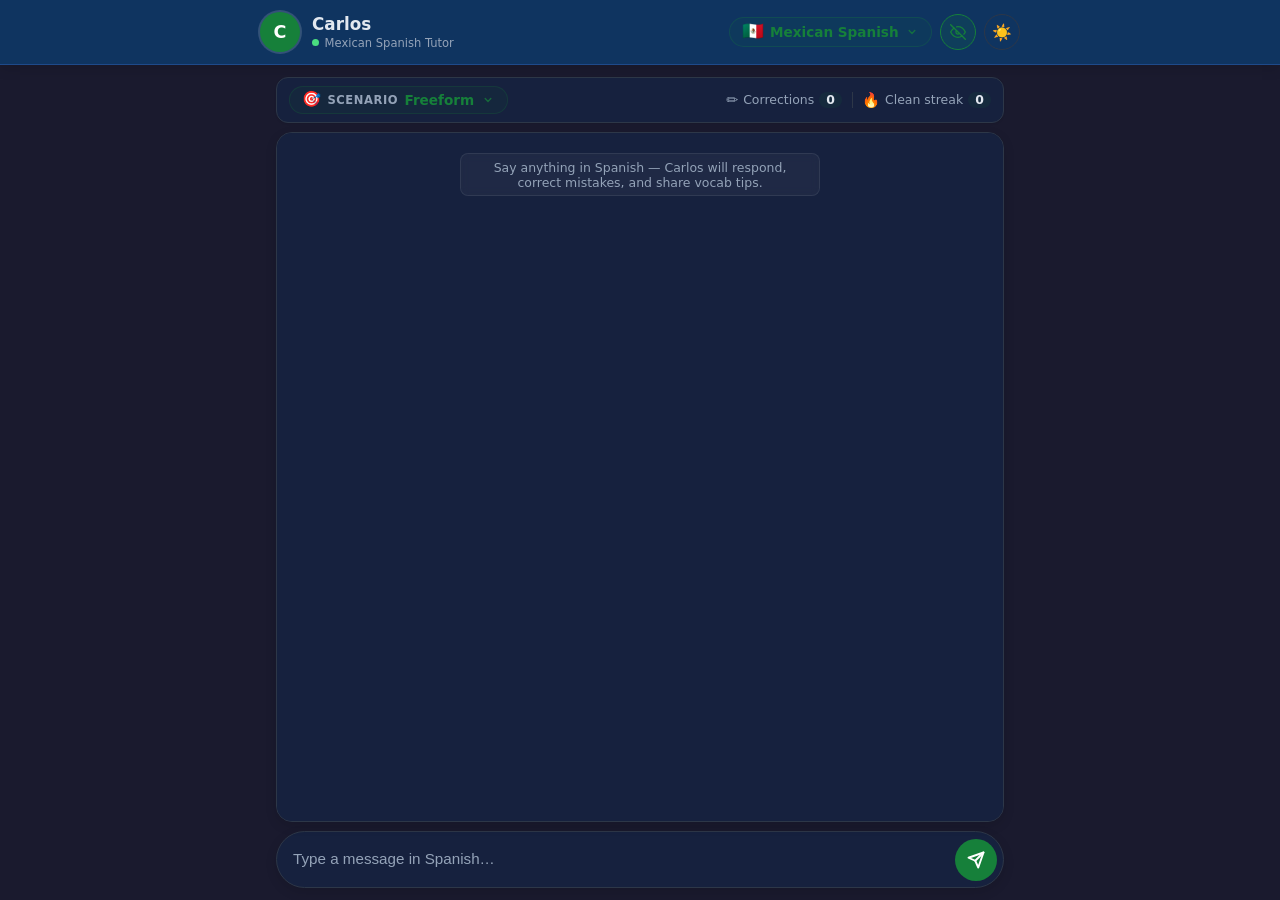
<file: frontend/index.html>
<!DOCTYPE html>
<html lang="en" data-theme="dark" data-dialect="mexican-spanish">
<head>
  <meta charset="UTF-8" />
  <meta name="viewport" content="width=device-width, initial-scale=1.0" />
  <title>Language Learner Agent</title>
  <link rel="stylesheet" href="style.css" />
</head>
<body>

  <header>
    <div class="header-inner">

      <!-- Agent identity — reinforces Mayer (2021) Social Agency Theory / persona effect -->
      <div class="header-left">
        <div class="agent-avatar-header" id="agent-avatar-header">C</div>
        <div class="header-info">
          <h1 id="agent-name-header">Carlos</h1>
          <span class="agent-subtitle">
            <span class="status-dot"></span>
            <span id="agent-subtitle-text">Mexican Spanish Tutor</span>
          </span>
        </div>
      </div>

      <div class="header-right">
        <!-- Dialect selector (custom dropdown — full-pill clickable, themed menu) -->
        <div class="dialect-pill custom-dropdown" id="dialect" data-value="mexican-spanish">
          <button type="button" class="dropdown-trigger"
                  aria-haspopup="listbox" aria-expanded="false" aria-label="Select dialect">
            <span class="dropdown-icon" id="dialect-flag" aria-hidden="true">🇲🇽</span>
            <span class="dropdown-value" id="dialect-value">Mexican Spanish</span>
            <svg class="dropdown-chevron" viewBox="0 0 20 20" fill="none"
                 stroke="currentColor" stroke-width="2" stroke-linecap="round" stroke-linejoin="round" aria-hidden="true">
              <polyline points="6 8 10 12 14 8"></polyline>
            </svg>
          </button>
          <ul class="dropdown-menu" role="listbox" hidden>
            <li role="option" class="dropdown-option" data-value="mexican-spanish" aria-selected="true">
              <span class="option-icon" aria-hidden="true">🇲🇽</span>
              <span class="option-label">Mexican Spanish</span>
            </li>
            <li role="option" class="dropdown-option" data-value="castilian-spanish" aria-selected="false">
              <span class="option-icon" aria-hidden="true">🇪🇸</span>
              <span class="option-label">Castilian Spanish</span>
            </li>
          </ul>
        </div>

        <!-- Global translation toggle — lets advanced learners force themselves
             to stay in Spanish (Cognitive Load Mgmt). Persists in localStorage. -->
        <button id="translation-toggle" aria-label="Toggle all English translations"
                aria-pressed="false" title="Hide all English translations">
          <svg class="eye-open" viewBox="0 0 24 24" width="16" height="16" fill="none"
               stroke="currentColor" stroke-width="2" stroke-linecap="round" stroke-linejoin="round" aria-hidden="true">
            <path d="M1 12s4-8 11-8 11 8 11 8-4 8-11 8-11-8-11-8z"/>
            <circle cx="12" cy="12" r="3"/>
          </svg>
          <svg class="eye-closed" viewBox="0 0 24 24" width="16" height="16" fill="none"
               stroke="currentColor" stroke-width="2" stroke-linecap="round" stroke-linejoin="round" aria-hidden="true">
            <path d="M17.94 17.94A10.07 10.07 0 0 1 12 20c-7 0-11-8-11-8a18.45 18.45 0 0 1 5.06-5.94M9.9 4.24A9.12 9.12 0 0 1 12 4c7 0 11 8 11 8a18.5 18.5 0 0 1-2.16 3.19m-6.72-1.07a3 3 0 1 1-4.24-4.24"/>
            <line x1="1" y1="1" x2="23" y2="23"/>
          </svg>
        </button>

        <!-- Dark mode toggle — accessibility + evening study sessions -->
        <button id="theme-toggle" aria-label="Toggle dark mode" title="Toggle dark mode">☀️</button>
      </div>

    </div>
  </header>

  <main>
    <!-- Context bar: scenario selector (Essoe 2022 — distinct contextual environments)
         + honest fluency counter (HFACS L4 contrast to Duolingo's vanity metrics) -->
    <div class="context-bar">
      <div class="scenario-pill custom-dropdown" id="scenario" data-value="">
        <button type="button" class="dropdown-trigger"
                aria-haspopup="listbox" aria-expanded="false" aria-label="Conversation scenario">
          <span class="scenario-icon" aria-hidden="true">🎯</span>
          <span class="scenario-label">Scenario</span>
          <span class="dropdown-value" id="scenario-value">Freeform</span>
          <svg class="dropdown-chevron" viewBox="0 0 20 20" fill="none"
               stroke="currentColor" stroke-width="2" stroke-linecap="round" stroke-linejoin="round" aria-hidden="true">
            <polyline points="6 8 10 12 14 8"></polyline>
          </svg>
        </button>
        <ul class="dropdown-menu" role="listbox" hidden>
          <li role="option" class="dropdown-option" data-value="" aria-selected="true">
            <span class="option-label">Freeform</span>
          </li>
          <li role="option" class="dropdown-option" data-value="restaurant">
            <span class="option-label">At a restaurant</span>
          </li>
          <li role="option" class="dropdown-option" data-value="market">
            <span class="option-label">At the market</span>
          </li>
          <li role="option" class="dropdown-option" data-value="meeting-someone">
            <span class="option-label">Meeting someone new</span>
          </li>
          <li role="option" class="dropdown-option" data-value="directions">
            <span class="option-label">Getting directions</span>
          </li>
        </ul>
      </div>

      <div class="fluency-stats" role="status" aria-live="polite">
        <div class="stat" title="Corrections this session">
          <span class="stat-icon" aria-hidden="true">✏️</span>
          <span class="stat-label">Corrections</span>
          <span class="stat-value" id="stat-corrections">0</span>
        </div>
        <div class="stat-divider" aria-hidden="true"></div>
        <div class="stat" title="Turns without an error, in a row">
          <span class="stat-icon" aria-hidden="true">🔥</span>
          <span class="stat-label">Clean streak</span>
          <span class="stat-value" id="stat-streak">0</span>
        </div>
      </div>
    </div>

    <div id="chat-window">
      <div id="messages">
        <div class="system-msg">
          Say anything in Spanish — Carlos will respond, correct mistakes, and share vocab tips.
        </div>
      </div>

      <!-- Typing indicator — Mayer Social Agency Theory: social presence cues improve engagement -->
      <div id="typing-row" class="typing-row hidden">
        <div class="agent-avatar" id="typing-avatar">C</div>
        <div class="typing-bubble">
          <span></span><span></span><span></span>
        </div>
      </div>
    </div>

    <form id="chat-form">
      <input
        type="text"
        id="user-input"
        placeholder="Type a message in Spanish…"
        autocomplete="off"
        autofocus
      />
      <button type="submit" id="send-btn" aria-label="Send message">
        <svg viewBox="0 0 24 24" fill="none" stroke="currentColor" stroke-width="2.5"
             stroke-linecap="round" stroke-linejoin="round" aria-hidden="true">
          <line x1="22" y1="2" x2="11" y2="13"></line>
          <polygon points="22 2 15 22 11 13 2 9 22 2"></polygon>
        </svg>
      </button>
    </form>
  </main>

  <script>
    const USE_MOCK       = false;
    const API_URL        = "http://localhost:8080/chat";
    const FETCH_TIMEOUT  = 15000;

    /* ── Dialect config ────────────────────────────────────────────────── */
    const DIALECTS = {
      "mexican-spanish": {
        flag:     "🇲🇽",
        name:     "Carlos",
        subtitle: "Mexican Spanish Tutor",
        initial:  "C",
        mock: {
          reply: "¡Claro que sí! En México usamos mucho el tuteo informal. ¿De qué quieres hablar hoy?",
          agent: "Carlos (Mexican Spanish)",
          correction: "You wrote 'Yo quiero ir a la tienda' — that's grammatically correct! In casual speech, the 'Yo' subject pronoun is often dropped: 'Quiero ir a la tienda.'",
          vocab_tip: "Tienda can mean 'store' or 'tent' depending on context. You can also say 'la tiendita' (little shop) in everyday Mexican Spanish."
        }
      },
      "castilian-spanish": {
        flag:     "🇪🇸",
        name:     "Elena",
        subtitle: "Castilian Spanish Tutor",
        initial:  "E",
        mock: {
          reply: "¡Por supuesto! En España usamos el vosotros para el plural informal. ¿En qué puedo ayudarte?",
          agent: "Elena (Castilian Spanish)",
          correction: null,
          vocab_tip: "In Spain, 'vosotros' is the standard informal second-person plural. In Latin America, 'ustedes' is used for both formal and informal plural."
        }
      }
    };

    /* ── DOM refs ──────────────────────────────────────────────────────── */
    const html        = document.documentElement;
    const messagesEl  = document.getElementById("messages");
    const form        = document.getElementById("chat-form");
    const input       = document.getElementById("user-input");
    const sendBtn     = document.getElementById("send-btn");
    const dialectEl   = document.getElementById("dialect");
    const scenarioEl  = document.getElementById("scenario");
    const flagEl      = document.getElementById("dialect-flag");
    const avatarHdr   = document.getElementById("agent-avatar-header");
    const nameHdr     = document.getElementById("agent-name-header");
    const subtitleEl  = document.getElementById("agent-subtitle-text");
    const typingRow   = document.getElementById("typing-row");
    const typingAvt   = document.getElementById("typing-avatar");
    const themeToggle = document.getElementById("theme-toggle");
    const statCorrectionsEl = document.getElementById("stat-corrections");
    const statStreakEl      = document.getElementById("stat-streak");
    const translationToggleBtn = document.getElementById("translation-toggle");

    let turn = 0;
    let currentScenario = "";   // tracked separately so we can revert after a cancelled confirm

    /* ── Translation visibility preference (localStorage-persisted) ────────
       HF rationale: defaulting to hidden forces Spanish-first processing; the
       user can reveal per-message or globally when they hit a wall. Saved
       pref (once set) overrides the default and survives reloads. */
    const TRANSLATIONS_KEY = "lla.translationsHidden";
    const storedTranslationsPref = localStorage.getItem(TRANSLATIONS_KEY);
    let globalTranslationsHidden =
      storedTranslationsPref === null ? true : storedTranslationsPref === "true";

    /* ── Per-dialect color lookup ──────────────────────────────────────────
       Probes CSS once so the dialect accent colors come from one source of
       truth (style.css). Used to inline-freeze colors on past-message avatars
       and switch pills so they stay locked even after the user switches
       dialects again. */
    const DIALECT_COLORS = (() => {
      const out = {};
      for (const key of Object.keys(DIALECTS)) {
        const probe = document.createElement("div");
        probe.dataset.dialect = key;
        probe.style.display = "none";
        document.body.appendChild(probe);
        const cs = getComputedStyle(probe);
        out[key] = {
          accent: cs.getPropertyValue("--accent").trim(),
          rgb:    cs.getPropertyValue("--accent-rgb").trim()
        };
        probe.remove();
      }
      return out;
    })();

    /* ── Custom dropdown (whole-pill clickable, themed menu) ───────────────
       Exposes a .value getter/setter and fires a native-like "change" event
       so existing listeners on dialectEl/scenarioEl keep working. */
    function initCustomDropdown(root) {
      const trigger = root.querySelector(".dropdown-trigger");
      const menu    = root.querySelector(".dropdown-menu");
      const options = Array.from(root.querySelectorAll(".dropdown-option"));
      const valueEl = root.querySelector(".dropdown-value");
      const iconEl  = root.querySelector(".dropdown-icon");

      Object.defineProperty(root, "value", {
        get() { return root.dataset.value || ""; },
        set(v) { selectValue(v, false); }
      });

      function selectValue(val, fireChange = true) {
        const opt = options.find(o => o.dataset.value === val);
        if (!opt) return;
        const wasSame = root.dataset.value === val;
        root.dataset.value = val;
        options.forEach(o => o.setAttribute("aria-selected", o === opt ? "true" : "false"));
        const labelText = (opt.querySelector(".option-label")?.textContent || "").trim();
        const iconText  = (opt.querySelector(".option-icon")?.textContent  || "").trim();
        if (valueEl) valueEl.textContent = labelText;
        if (iconEl && iconText) iconEl.textContent = iconText;
        if (fireChange && !wasSame) root.dispatchEvent(new Event("change"));
      }

      function setOpen(open) {
        root.classList.toggle("open", open);
        trigger.setAttribute("aria-expanded", String(open));
        if (open) menu.removeAttribute("hidden");
        else      menu.setAttribute("hidden", "");
      }

      trigger.addEventListener("click", () => {
        setOpen(!root.classList.contains("open"));
      });

      options.forEach(opt => {
        opt.addEventListener("click", () => {
          selectValue(opt.dataset.value);
          setOpen(false);
          trigger.focus();
        });
      });

      document.addEventListener("click", (e) => {
        if (!root.contains(e.target)) setOpen(false);
      });

      trigger.addEventListener("keydown", (e) => {
        if (e.key === "Enter" || e.key === " ") {
          e.preventDefault();
          setOpen(!root.classList.contains("open"));
        } else if (e.key === "Escape") {
          setOpen(false);
        }
      });

      // Sync UI to the initial aria-selected option
      const initial = options.find(o => o.getAttribute("aria-selected") === "true") || options[0];
      if (initial) selectValue(initial.dataset.value, false);
    }

    initCustomDropdown(dialectEl);
    initCustomDropdown(scenarioEl);

    /* ── Fluency counters ──────────────────────────────────────────────────
       Honest signal (HFACS L4): count actual corrections from the backend,
       and streak of turns without one. Reset only on new session (page reload). */
    let correctionsCount = 0;
    let cleanStreak      = 0;

    function renderStats() {
      statCorrectionsEl.textContent = correctionsCount;
      statStreakEl.textContent      = cleanStreak;
    }
    renderStats();

    /* ── Theme toggle ──────────────────────────────────────────────────── */
    themeToggle.addEventListener("click", () => {
      const isDark = html.dataset.theme === "dark";
      html.dataset.theme   = isDark ? "light" : "dark";
      themeToggle.textContent = isDark ? "🌙" : "☀️";
    });

    /* ── Translation toggles ──────────────────────────────────────────────
       Global pref lives in localStorage. Per-message toggle (delegated below)
       flips just one translation; changing the global applies to all. */
    function syncGlobalTranslationUI() {
      translationToggleBtn.classList.toggle("active", globalTranslationsHidden);
      translationToggleBtn.setAttribute("aria-pressed", String(globalTranslationsHidden));
      translationToggleBtn.title = globalTranslationsHidden
        ? "Show all English translations"
        : "Hide all English translations";
    }
    syncGlobalTranslationUI();

    translationToggleBtn.addEventListener("click", () => {
      globalTranslationsHidden = !globalTranslationsHidden;
      localStorage.setItem(TRANSLATIONS_KEY, String(globalTranslationsHidden));
      messagesEl.querySelectorAll(".translation").forEach(el => {
        el.classList.toggle("collapsed", globalTranslationsHidden);
      });
      syncGlobalTranslationUI();
    });

    // Per-message translation toggle — event delegation
    messagesEl.addEventListener("click", (e) => {
      const btn = e.target.closest(".translation-toggle");
      if (!btn) return;
      const block = btn.closest(".translation");
      if (block) block.classList.toggle("collapsed");
    });

    /* ── Dialect change ────────────────────────────────────────────────── */
    function applyDialect(key) {
      const d = DIALECTS[key];
      html.dataset.dialect    = key;
      flagEl.textContent      = d.flag;
      avatarHdr.textContent   = d.initial;
      typingAvt.textContent   = d.initial;
      nameHdr.textContent     = d.name;
      subtitleEl.textContent  = d.subtitle;
    }

    /* ── Scenario change ───────────────────────────────────────────────── */
    const SCENARIO_LABELS = {
      "restaurant":      "At a restaurant",
      "market":          "At the market",
      "meeting-someone": "Meeting someone new",
      "directions":      "Getting directions"
    };

    function hasActiveConversation() {
      // Real learner/agent turns — not system/scenario/dialect pills
      return messagesEl.querySelector(".message-row") !== null;
    }

    function resetConversation() {
      // Keep the original welcome hint, drop everything else
      messagesEl.innerHTML =
        '<div class="system-msg">' +
          'Say anything in Spanish — ' +
          `${DIALECTS[dialectEl.value].name} will respond, correct mistakes, and share vocab tips.` +
        '</div>';
      turn = 0;
      correctionsCount = 0;
      cleanStreak      = 0;
      statStreakEl.classList.remove("flash-up", "flash-reset");
      renderStats();
    }

    scenarioEl.addEventListener("change", () => {
      const key = scenarioEl.value;

      /* Essoe 2022 context-integrity: changing scenario mid-chat corrupts the
         Episodic Buffer's contextual encoding. Confirm + reset if the user
         has already started a conversation. */
      if (hasActiveConversation() && key !== currentScenario) {
        const ok = window.confirm("Change scenario? This will reset the conversation.");
        if (!ok) {
          scenarioEl.value = currentScenario;   // setter reverts UI without firing change
          return;
        }
        resetConversation();
      }

      currentScenario = key;

      const label = SCENARIO_LABELS[key] || "Freeform";
      const pill  = document.createElement("div");
      pill.className   = "scenario-change-msg";
      pill.textContent = key ? `🎯 Scenario set: ${label}` : "🎯 Scenario cleared (freeform)";
      messagesEl.appendChild(pill);
      scrollToBottom();
    });

    dialectEl.addEventListener("change", () => {
      const key  = dialectEl.value;
      const d    = DIALECTS[key];
      const c    = DIALECT_COLORS[key];
      applyDialect(key);

      /* System pill — visual record of dialect switch. Inline-freeze colors
         so later switches don't repaint this pill. */
      const pill = document.createElement("div");
      pill.className     = "dialect-change-msg";
      pill.dataset.dialect = key;
      pill.style.color           = c.accent;
      pill.style.backgroundColor = `rgba(${c.rgb}, 0.1)`;
      pill.style.borderColor     = `rgba(${c.rgb}, 0.2)`;
      pill.textContent   = `${d.flag} Switched to ${d.name} · ${d.subtitle}`;
      messagesEl.appendChild(pill);
      scrollToBottom();
    });

    /* ── Helpers ───────────────────────────────────────────────────────── */
    function escapeHtml(str) {
      const m = { "&": "&amp;", "<": "&lt;", ">": "&gt;", '"': "&quot;" };
      return str.replace(/[&<>"]/g, c => m[c]);
    }

    /* Per-message translation block with an eye toggle. Trailing "(English)"
       becomes a collapsible block; inline parens get subtler italic styling. */
    function buildTranslationBlock(escapedInner) {
      const collapsedCls = globalTranslationsHidden ? " collapsed" : "";
      return (
        `<span class="translation${collapsedCls}" lang="en">` +
          `<span class="translation-text">${escapedInner}</span>` +
          `<span class="translation-placeholder" aria-hidden="true">translation hidden</span>` +
          `<button type="button" class="translation-toggle" aria-label="Toggle English translation">` +
            `<svg class="eye-open" viewBox="0 0 24 24" width="14" height="14" fill="none" stroke="currentColor" stroke-width="2" stroke-linecap="round" stroke-linejoin="round" aria-hidden="true">` +
              `<path d="M1 12s4-8 11-8 11 8 11 8-4 8-11 8-11-8-11-8z"/><circle cx="12" cy="12" r="3"/>` +
            `</svg>` +
            `<svg class="eye-closed" viewBox="0 0 24 24" width="14" height="14" fill="none" stroke="currentColor" stroke-width="2" stroke-linecap="round" stroke-linejoin="round" aria-hidden="true">` +
              `<path d="M17.94 17.94A10.07 10.07 0 0 1 12 20c-7 0-11-8-11-8a18.45 18.45 0 0 1 5.06-5.94M9.9 4.24A9.12 9.12 0 0 1 12 4c7 0 11 8 11 8a18.5 18.5 0 0 1-2.16 3.19m-6.72-1.07a3 3 0 1 1-4.24-4.24"/><line x1="1" y1="1" x2="23" y2="23"/>` +
            `</svg>` +
          `</button>` +
        `</span>`
      );
    }

    function formatReply(text) {
      let s = escapeHtml(text);
      s = s.replace(/\s*\(([^()]+)\)\s*$/, (_m, g1) => buildTranslationBlock(g1));
      s = s.replace(/\(([^()]+)\)/g, '<span class="translation-inline" lang="en">($1)</span>');
      return s;
    }

    /* Correction shape is evolving: backend may return a plain string (current
       prod) OR {text, severity: "critical" | "polish"} (upcoming). Normalize
       here so new UI works either way and doesn't crash if Aneesh's push
       lands mid-demo. */
    function normalizeCorrection(c) {
      if (!c) return null;
      if (typeof c === "string") {
        return c.trim() ? { text: c, severity: "critical" } : null;
      }
      if (typeof c === "object" && typeof c.text === "string" && c.text.trim()) {
        const sev = c.severity === "polish" ? "polish" : "critical";
        return { text: c.text, severity: sev };
      }
      return null;
    }

    function buildCorrectionCard(correction) {
      const card = document.createElement("div");
      card.className = `coaching-card correction-${correction.severity}`;
      const isCritical = correction.severity === "critical";
      const icon  = isCritical ? "✏️" : "✎";
      const label = isCritical ? "Correction" : "Polish";
      card.innerHTML =
        `<span class="card-icon">${icon}</span>` +
        `<span class="card-body"><span class="card-label">${label}</span>${escapeHtml(correction.text)}</span>`;
      return card;
    }

    /* Brief animation on the streak counter so the learner *feels* progress
       (or a reset), not just sees a number tick. Re-triggers by removing and
       re-adding the class with a forced reflow. */
    function flashStreak(kind) {
      statStreakEl.classList.remove("flash-up", "flash-reset");
      // eslint-disable-next-line no-unused-expressions
      void statStreakEl.offsetWidth;
      statStreakEl.classList.add(kind === "up" ? "flash-up" : "flash-reset");
    }
    statStreakEl.addEventListener("animationend", () => {
      statStreakEl.classList.remove("flash-up", "flash-reset");
    });

    function nowTime() {
      return new Date().toLocaleTimeString([], { hour: "2-digit", minute: "2-digit" });
    }

    function scrollToBottom() {
      messagesEl.scrollTop = messagesEl.scrollHeight;
    }

    /* ── Message rendering ─────────────────────────────────────────────── */
    /* Each message row stamps data-dialect at append time; CSS scopes --accent
       to the row so historical bubbles keep their original dialect color when
       the selector switches. */
    function appendUserMessage(text, dialectKey) {
      const row = document.createElement("div");
      row.className = "message-row user-row";
      row.dataset.dialect = dialectKey;

      /* Snapshot --accent from <html> at send time (matches the selected
         dialect) and freeze inline so later selector switches don't repaint
         historical user bubbles. */
      const color = getComputedStyle(html).getPropertyValue("--accent").trim();

      const bubble = document.createElement("div");
      bubble.className = "bubble user-bubble";
      bubble.style.backgroundColor = color;
      bubble.innerHTML = `${escapeHtml(text)}<div class="bubble-meta"><span class="ts">${nowTime()}</span></div>`;

      row.appendChild(bubble);
      messagesEl.appendChild(row);
      scrollToBottom();
    }

    function appendAgentMessage(data, dialectKey) {
      const d = DIALECTS[dialectKey];

      /* Row: avatar + message group */
      const row = document.createElement("div");
      row.className = "message-row agent-row";
      row.dataset.dialect = dialectKey;

      const avatar = document.createElement("div");
      avatar.className   = "agent-avatar";
      avatar.textContent = d.initial;
      /* Freeze avatar color to the dialect this message was sent in, so later
         dialect switches don't repaint the speaker of past replies. */
      avatar.style.backgroundColor = DIALECT_COLORS[dialectKey].accent;

      const group = document.createElement("div");
      group.className = "message-group";

      /* Main reply bubble */
      const bubble = document.createElement("div");
      bubble.className = "bubble agent-bubble";
      bubble.setAttribute("lang", "es");
      bubble.innerHTML = `${formatReply(data.reply)}<div class="bubble-meta"><span class="ts">${nowTime()}</span></div>`;
      group.appendChild(bubble);

      /* Correction card — Godwin-Jones 2018: explicit corrective feedback matters.
         Bhaskara severity differentiation: "critical" = error, "polish" = nudge. */
      const correction = normalizeCorrection(data.correction);
      if (correction) group.appendChild(buildCorrectionCard(correction));

      /* Vocab tip card */
      if (data.vocab_tip) {
        const card = document.createElement("div");
        card.className = "coaching-card vocab";
        card.innerHTML = `<span class="card-icon">📖</span><span class="card-body"><span class="card-label">Vocab tip</span>${escapeHtml(data.vocab_tip)}</span>`;
        group.appendChild(card);
      }

      row.appendChild(avatar);
      row.appendChild(group);
      messagesEl.appendChild(row);
      scrollToBottom();
    }

    function appendErrorMessage(msg) {
      const div = document.createElement("div");
      div.className   = "system-msg error-msg";
      div.textContent = msg;
      messagesEl.appendChild(div);
      scrollToBottom();
    }

    /* ── Loading state ─────────────────────────────────────────────────── */
    function setLoading(loading) {
      sendBtn.disabled = loading;
      input.disabled   = loading;
      typingRow.classList.toggle("hidden", !loading);
      if (loading) scrollToBottom();
    }

    /* ── Fetch ─────────────────────────────────────────────────────────── */
    async function sendMessage(dialect, message, turn, scenario) {
      if (USE_MOCK) {
        await new Promise(r => setTimeout(r, 900));
        return DIALECTS[dialect]?.mock ?? DIALECTS["mexican-spanish"].mock;
      }

      const controller = new AbortController();
      const timer = setTimeout(() => controller.abort(), FETCH_TIMEOUT);
      try {
        const res = await fetch(API_URL, {
          method:  "POST",
          headers: { "Content-Type": "application/json" },
          body:    JSON.stringify({ dialect, message, turn, scenario: scenario || null }),
          signal:  controller.signal
        });
        if (!res.ok) {
          let msg = `Server error: ${res.status}`;
          try { const b = await res.json(); if (b.error) msg = b.error; } catch (_) {}
          throw new Error(msg);
        }
        return res.json();
      } finally {
        clearTimeout(timer);
      }
    }

    /* ── Submit ────────────────────────────────────────────────────────── */
    form.addEventListener("submit", async (e) => {
      e.preventDefault();
      const message = input.value.trim();
      if (!message) return;

      const dialect  = dialectEl.value;
      const scenario = scenarioEl.value;
      input.value = "";
      appendUserMessage(message, dialect);
      setLoading(true);

      try {
        const data = await sendMessage(dialect, message, turn, scenario);
        turn++;
        appendAgentMessage(data, dialect);

        /* Honest fluency signal: update counters from the actual correction field.
           Any correction (critical or polish) breaks the clean streak. */
        const hasCorrection = !!normalizeCorrection(data.correction);
        if (hasCorrection) {
          correctionsCount++;
          const wasStreak = cleanStreak > 0;
          cleanStreak = 0;
          renderStats();
          if (wasStreak) flashStreak("reset");
        } else {
          cleanStreak++;
          renderStats();
          flashStreak("up");
        }
      } catch (err) {
        appendErrorMessage(
          err.name === "AbortError"
            ? "Request timed out. Is the backend running?"
            : err.message.startsWith("Server error:")
              ? err.message
              : "Could not reach the backend. Is the server running?"
        );
      } finally {
        setLoading(false);
        input.focus();
      }
    });
  </script>
</body>
</html>
</file>
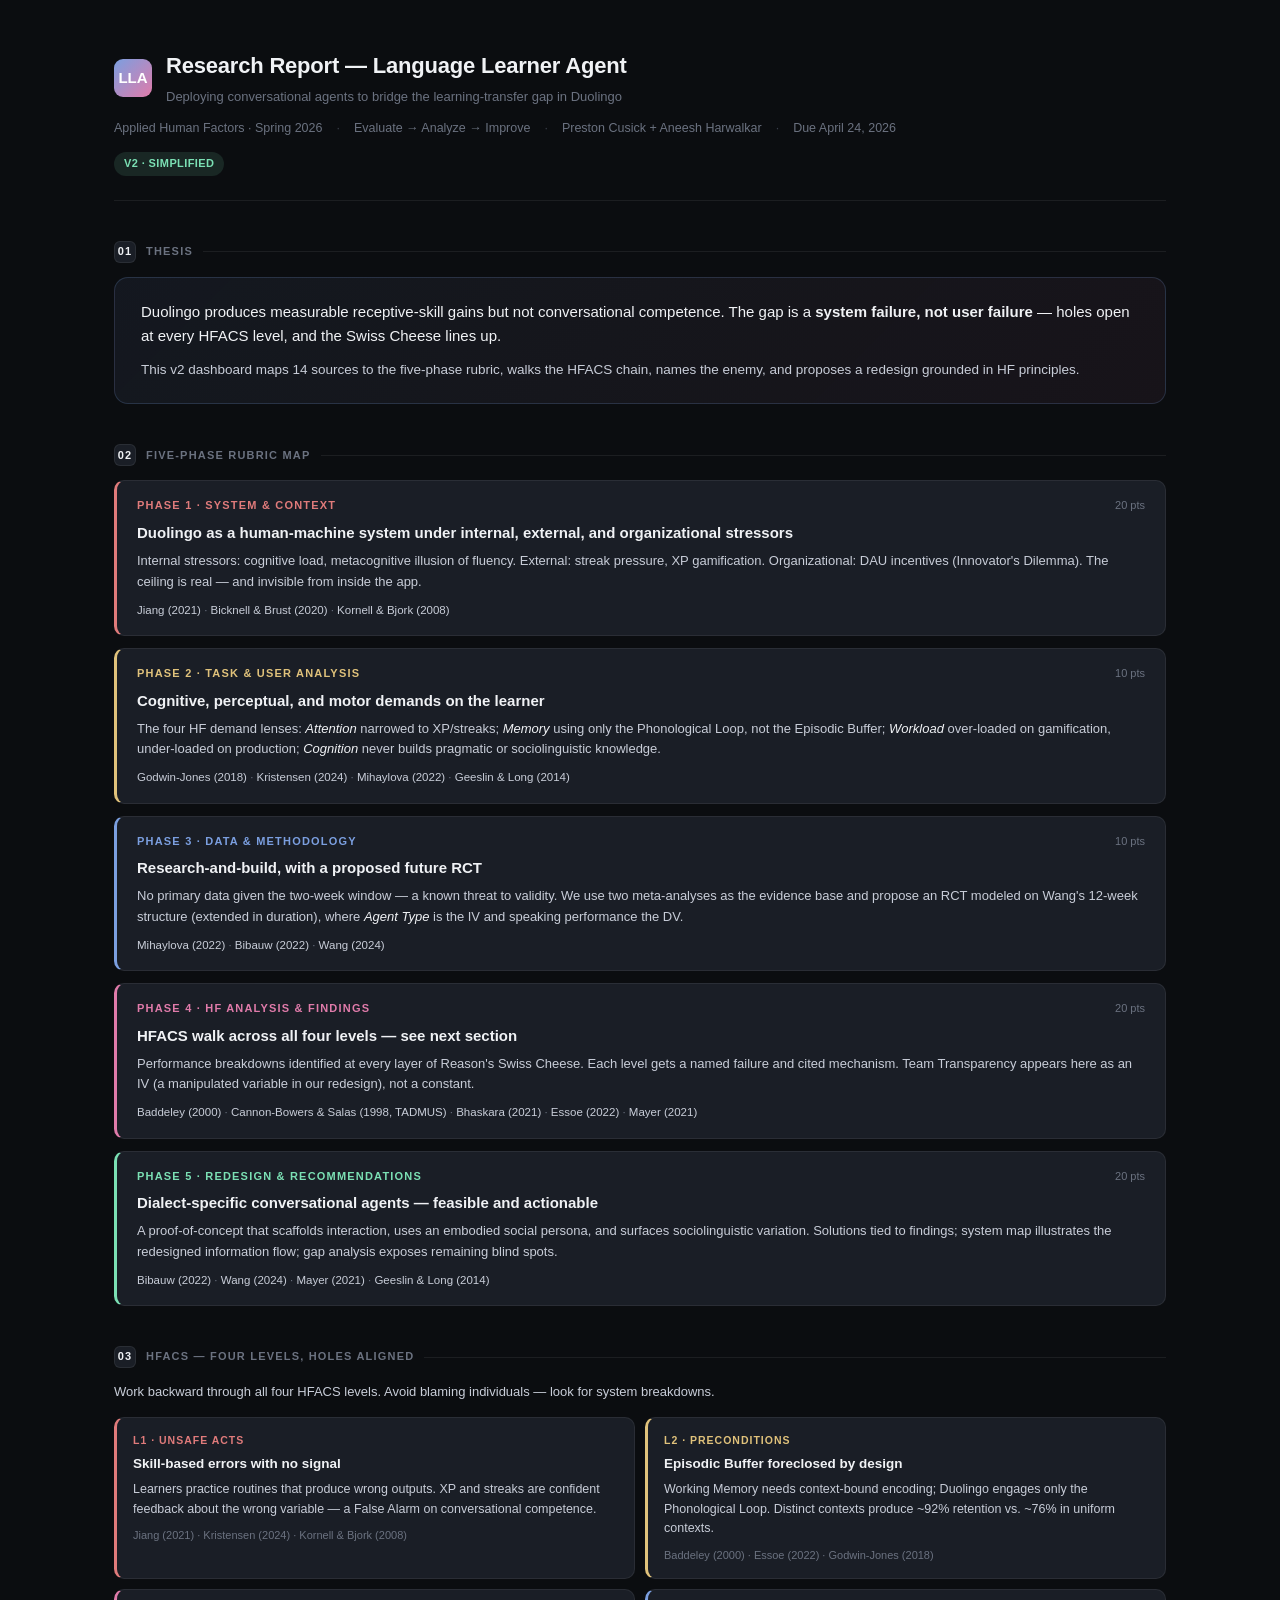
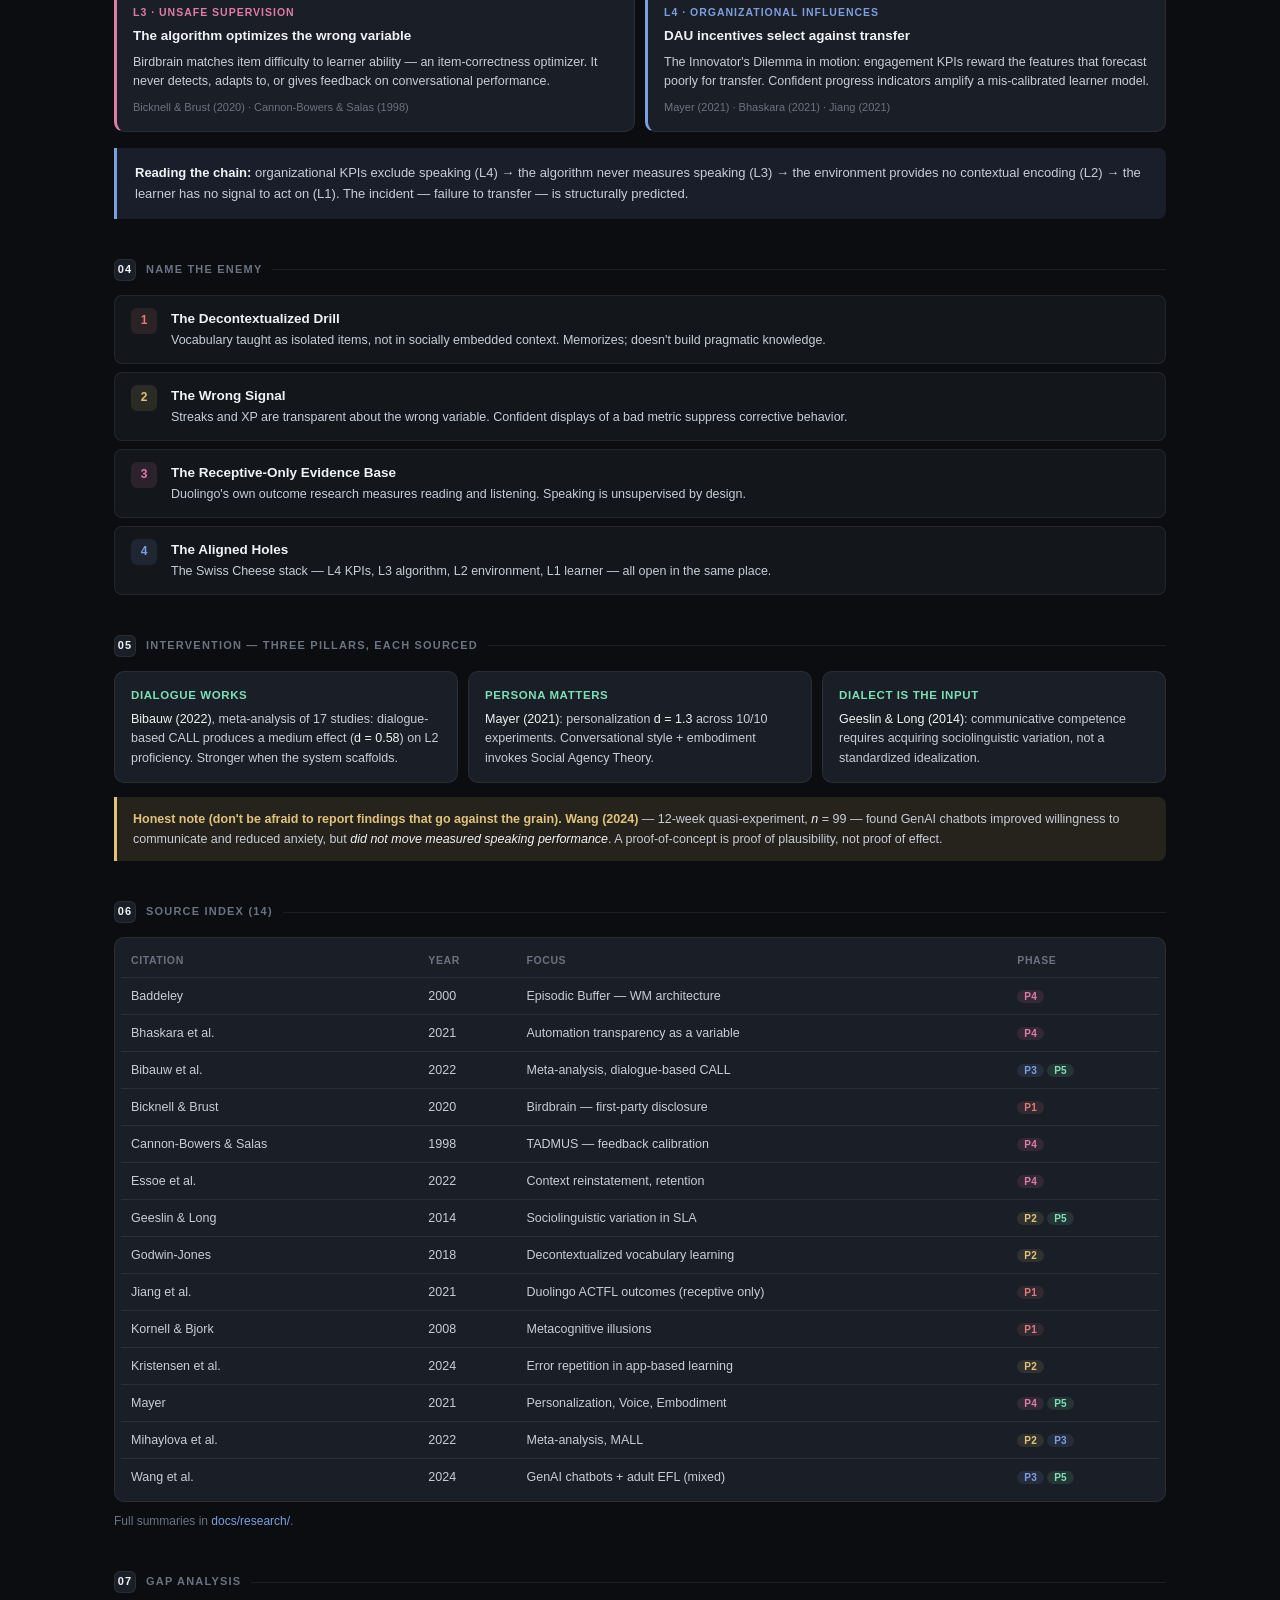
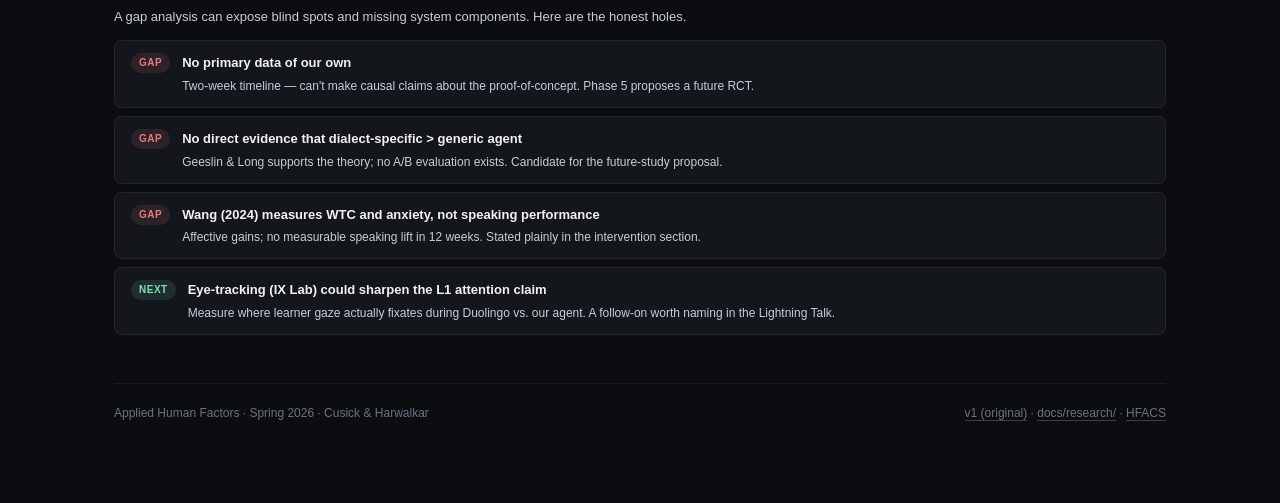
<file: docs/research-report-v2.html>
<!doctype html>
<html lang="en">
<head>
<meta charset="utf-8" />
<meta name="viewport" content="width=device-width, initial-scale=1" />
<title>Research Report v2 — Language Learner Agent · Applied Human Factors, Spring 2026</title>
<style>
  * { box-sizing: border-box; margin: 0; padding: 0; }

  :root {
    --bg:        #0b0d10;
    --surface:   #13161b;
    --card:      #1a1e26;
    --border:    rgba(255,255,255,0.07);

    --blue:      #7b9fe0;
    --blue-dim:  rgba(123,159,224,0.12);
    --pink:      #e07baa;
    --pink-dim:  rgba(224,123,170,0.12);
    --green:     #7be0b4;
    --green-dim: rgba(123,224,180,0.12);
    --amber:     #e0c27b;
    --amber-dim: rgba(224,194,123,0.12);
    --red:       #e07b7b;
    --red-dim:   rgba(224,123,123,0.12);

    --text:      #f0f2f5;
    --text-soft: #c8cdd8;
    --muted:     #6b7280;
    --subtle:    #3a3f4a;
  }

  html, body {
    background: var(--bg);
    color: var(--text);
    font-family: -apple-system, BlinkMacSystemFont, 'Segoe UI', 'Inter', sans-serif;
    font-size: 14px;
    line-height: 1.6;
    min-height: 100vh;
    -webkit-font-smoothing: antialiased;
    -webkit-print-color-adjust: exact;
    print-color-adjust: exact;
  }

  .wrapper { max-width: 1100px; margin: 0 auto; padding: 48px 24px 80px; }

  header {
    margin-bottom: 40px;
    padding-bottom: 24px;
    border-bottom: 1px solid var(--border);
  }
  .header-top { display: flex; align-items: center; gap: 14px; margin-bottom: 6px; }
  .logo {
    width: 38px; height: 38px; border-radius: 9px;
    background: linear-gradient(135deg, var(--blue), var(--pink));
    display: flex; align-items: center; justify-content: center;
    font-weight: 700; font-size: 15px; color: #fff;
    flex-shrink: 0;
  }
  h1 { font-size: 22px; font-weight: 600; letter-spacing: -0.2px; }
  .subtitle { color: var(--muted); font-size: 13px; margin-top: 4px; }
  .header-meta { color: var(--muted); font-size: 12.5px; margin-top: 10px; display: flex; gap: 14px; flex-wrap: wrap; }
  .header-meta span::before { content: '·'; margin-right: 14px; color: var(--subtle); }
  .header-meta span:first-child::before { content: ''; margin: 0; }

  .v2-tag {
    display: inline-block; margin-top: 14px;
    padding: 3px 10px; border-radius: 14px;
    background: var(--green-dim); color: var(--green);
    font-size: 11px; font-weight: 600; letter-spacing: 0.4px; text-transform: uppercase;
  }

  .section { margin-bottom: 40px; }
  .section-label {
    font-size: 11px; font-weight: 600; letter-spacing: 1.2px;
    text-transform: uppercase; color: var(--muted);
    margin-bottom: 14px; display: flex; align-items: center; gap: 10px;
  }
  .section-label::after { content: ''; flex: 1; height: 1px; background: var(--border); }
  .section-label .num {
    width: 22px; height: 22px; border-radius: 6px;
    background: var(--card); border: 1px solid var(--border);
    display: inline-flex; align-items: center; justify-content: center;
    font-size: 11px; color: var(--text);
  }

  h2 { font-size: 17px; font-weight: 600; margin-bottom: 8px; letter-spacing: -0.2px; }
  p { color: var(--text-soft); margin-bottom: 10px; }
  p:last-child { margin-bottom: 0; }
  em { color: var(--text); font-style: italic; }
  strong { color: var(--text); font-weight: 600; }

  .thesis-box {
    background: linear-gradient(135deg, rgba(123,159,224,0.08) 0%, rgba(224,123,170,0.06) 100%);
    border: 1px solid rgba(123,159,224,0.2);
    border-radius: 14px; padding: 22px 26px;
  }
  .thesis-box p { font-size: 15px; line-height: 1.65; color: var(--text); margin-bottom: 10px; }
  .thesis-box p.small { color: var(--text-soft); font-size: 13.5px; margin-bottom: 0; }

  /* Phase cards — one per rubric phase */
  .phase-list { display: flex; flex-direction: column; gap: 12px; }
  .phase-card {
    background: var(--card);
    border: 1px solid var(--border);
    border-left: 3px solid var(--blue);
    border-radius: 10px;
    padding: 16px 20px;
  }
  .phase-card.p1 { border-left-color: var(--red); }
  .phase-card.p2 { border-left-color: var(--amber); }
  .phase-card.p3 { border-left-color: var(--blue); }
  .phase-card.p4 { border-left-color: var(--pink); }
  .phase-card.p5 { border-left-color: var(--green); }

  .phase-head {
    display: flex; justify-content: space-between; align-items: baseline; gap: 12px;
    margin-bottom: 6px;
  }
  .phase-label { font-size: 11px; font-weight: 700; letter-spacing: 1.2px; text-transform: uppercase; color: var(--muted); }
  .phase-card.p1 .phase-label { color: var(--red); }
  .phase-card.p2 .phase-label { color: var(--amber); }
  .phase-card.p3 .phase-label { color: var(--blue); }
  .phase-card.p4 .phase-label { color: var(--pink); }
  .phase-card.p5 .phase-label { color: var(--green); }
  .phase-pts { font-size: 11px; color: var(--muted); }
  .phase-title { font-size: 15px; font-weight: 600; color: var(--text); margin-bottom: 6px; }
  .phase-body { font-size: 13px; color: var(--text-soft); line-height: 1.6; margin-bottom: 8px; }
  .phase-sources { font-size: 11.5px; color: var(--muted); }
  .phase-sources b { color: var(--text-soft); font-weight: 500; }

  /* HFACS 4 levels — compact grid */
  .hfacs-chain {
    display: grid; grid-template-columns: repeat(2, 1fr); gap: 10px;
  }
  @media (max-width: 700px) { .hfacs-chain { grid-template-columns: 1fr; } }
  .hfacs-card {
    background: var(--card);
    border: 1px solid var(--border);
    border-radius: 10px;
    padding: 14px 16px;
    border-left: 3px solid var(--red);
  }
  .hfacs-card.l2 { border-left-color: var(--amber); }
  .hfacs-card.l3 { border-left-color: var(--pink); }
  .hfacs-card.l4 { border-left-color: var(--blue); }
  .hfacs-level { font-size: 10.5px; font-weight: 700; letter-spacing: 1px; text-transform: uppercase; color: var(--red); margin-bottom: 4px; }
  .hfacs-card.l2 .hfacs-level { color: var(--amber); }
  .hfacs-card.l3 .hfacs-level { color: var(--pink); }
  .hfacs-card.l4 .hfacs-level { color: var(--blue); }
  .hfacs-title { font-size: 13.5px; font-weight: 600; color: var(--text); margin-bottom: 6px; }
  .hfacs-body { font-size: 12.5px; color: var(--text-soft); line-height: 1.55; }
  .hfacs-cites { font-size: 11px; color: var(--muted); margin-top: 8px; }

  .callout {
    border-left: 3px solid var(--blue);
    background: var(--blue-dim);
    padding: 14px 18px; border-radius: 0 8px 8px 0;
    margin-top: 16px;
    font-size: 13px; line-height: 1.65; color: var(--text-soft);
  }
  .callout strong { color: var(--text); }

  /* Enemy list — simpler vertical */
  .enemy-list { display: flex; flex-direction: column; gap: 8px; }
  .enemy-item {
    display: flex; gap: 14px; align-items: flex-start;
    padding: 12px 16px; border-radius: 8px;
    background: var(--surface); border: 1px solid var(--border);
  }
  .enemy-num {
    flex-shrink: 0;
    width: 26px; height: 26px; border-radius: 6px;
    background: var(--red-dim); color: var(--red);
    display: flex; align-items: center; justify-content: center;
    font-weight: 700; font-size: 12px;
  }
  .enemy-item.e2 .enemy-num { background: var(--amber-dim); color: var(--amber); }
  .enemy-item.e3 .enemy-num { background: var(--pink-dim); color: var(--pink); }
  .enemy-item.e4 .enemy-num { background: var(--blue-dim); color: var(--blue); }
  .enemy-name { font-size: 13.5px; font-weight: 600; color: var(--text); margin-bottom: 2px; }
  .enemy-body { font-size: 12.5px; color: var(--text-soft); line-height: 1.55; }

  /* Intervention — 3 short pillars */
  .pillar-grid {
    display: grid; grid-template-columns: repeat(3, 1fr); gap: 10px;
  }
  @media (max-width: 800px) { .pillar-grid { grid-template-columns: 1fr; } }
  .pillar {
    background: var(--card); border: 1px solid var(--border);
    border-radius: 10px; padding: 14px 16px;
  }
  .pillar-head { font-size: 11.5px; font-weight: 700; color: var(--green); letter-spacing: 0.6px; text-transform: uppercase; margin-bottom: 6px; }
  .pillar-body { font-size: 12.5px; color: var(--text-soft); line-height: 1.55; }
  .pillar-body b { color: var(--text); font-weight: 500; }

  .honest-note {
    margin-top: 14px; padding: 12px 16px;
    background: var(--amber-dim); border-left: 3px solid var(--amber);
    border-radius: 0 8px 8px 0;
    font-size: 12.5px; line-height: 1.6; color: var(--text-soft);
  }
  .honest-note b { color: var(--amber); }

  /* Source index — compact */
  .src-table { width: 100%; border-collapse: collapse; font-size: 12.5px; }
  .src-table th {
    text-align: left; font-size: 10.5px; font-weight: 600;
    text-transform: uppercase; letter-spacing: 0.6px;
    color: var(--muted); padding: 8px 10px;
    border-bottom: 1px solid var(--border);
  }
  .src-table td {
    padding: 8px 10px;
    border-bottom: 1px solid var(--border);
    color: var(--text-soft); vertical-align: top;
  }
  .src-table tr:last-child td { border-bottom: none; }
  .src-cite { color: var(--text); font-weight: 500; }
  .src-chip {
    font-size: 10px; padding: 1px 7px; border-radius: 10px;
    font-weight: 600; letter-spacing: 0.3px; margin-right: 3px;
  }
  .chip-p1 { background: var(--red-dim);   color: var(--red); }
  .chip-p2 { background: var(--amber-dim); color: var(--amber); }
  .chip-p3 { background: var(--blue-dim);  color: var(--blue); }
  .chip-p4 { background: var(--pink-dim);  color: var(--pink); }
  .chip-p5 { background: var(--green-dim); color: var(--green); }

  /* Gap analysis — simpler */
  .gap-list { display: flex; flex-direction: column; gap: 8px; }
  .gap-item {
    display: flex; align-items: flex-start; gap: 12px;
    padding: 12px 16px; border-radius: 8px;
    background: var(--surface); border: 1px solid var(--border);
  }
  .gap-tag {
    flex-shrink: 0;
    padding: 2px 8px; border-radius: 10px;
    font-size: 10px; font-weight: 700; letter-spacing: 0.5px;
    background: var(--red-dim); color: var(--red);
  }
  .gap-item.next .gap-tag { background: var(--green-dim); color: var(--green); }
  .gap-title { font-size: 13px; font-weight: 600; color: var(--text); margin-bottom: 3px; }
  .gap-body { font-size: 12px; color: var(--text-soft); line-height: 1.5; }

  footer {
    margin-top: 48px; padding-top: 20px;
    border-top: 1px solid var(--border);
    color: var(--muted); font-size: 12px;
    display: flex; justify-content: space-between; flex-wrap: wrap; gap: 10px;
  }
  footer a { color: var(--muted); text-decoration: none; border-bottom: 1px solid var(--subtle); }
  footer a:hover { color: var(--text); }

  ::-webkit-scrollbar { width: 10px; }
  ::-webkit-scrollbar-track { background: var(--bg); }
  ::-webkit-scrollbar-thumb { background: var(--subtle); border-radius: 5px; }

  @media print {
    @page { size: A4; margin: 12mm; background: var(--bg); }
    html, body { background: var(--bg) !important; color: var(--text) !important; }
    .wrapper { padding: 0; max-width: 100%; }
    * { -webkit-print-color-adjust: exact !important; print-color-adjust: exact !important; color-adjust: exact !important; }
    .section, .phase-card, .hfacs-card, .enemy-item, .pillar, .gap-item, .thesis-box, .callout, .honest-note { page-break-inside: avoid; break-inside: avoid; }
    header { page-break-after: avoid; }
  }
</style>
</head>
<body>
<div class="wrapper">

<header>
  <div class="header-top">
    <div class="logo">LLA</div>
    <div>
      <h1>Research Report — Language Learner Agent</h1>
      <div class="subtitle">Deploying conversational agents to bridge the learning-transfer gap in Duolingo</div>
    </div>
  </div>
  <div class="header-meta">
    <span>Applied Human Factors · Spring 2026</span>
    <span>Evaluate → Analyze → Improve</span>
    <span>Preston Cusick + Aneesh Harwalkar</span>
    <span>Due April 24, 2026</span>
  </div>
  <span class="v2-tag">v2 · Simplified</span>
</header>

<!-- THESIS -->
<section class="section">
  <div class="section-label"><span class="num">01</span> Thesis</div>
  <div class="thesis-box">
    <p>Duolingo produces measurable receptive-skill gains but not conversational competence. The gap is a <strong>system failure, not user failure</strong> — holes open at every HFACS level, and the Swiss Cheese lines up.</p>
    <p class="small">This v2 dashboard maps 14 sources to the five-phase rubric, walks the HFACS chain, names the enemy, and proposes a redesign grounded in HF principles.</p>
  </div>
</section>

<!-- FIVE-PHASE RUBRIC -->
<section class="section">
  <div class="section-label"><span class="num">02</span> Five-Phase Rubric Map</div>
  <div class="phase-list">

    <div class="phase-card p1">
      <div class="phase-head">
        <span class="phase-label">Phase 1 · System &amp; Context</span>
        <span class="phase-pts">20 pts</span>
      </div>
      <div class="phase-title">Duolingo as a human-machine system under internal, external, and organizational stressors</div>
      <div class="phase-body">Internal stressors: cognitive load, metacognitive illusion of fluency. External: streak pressure, XP gamification. Organizational: DAU incentives (Innovator's Dilemma). The ceiling is real — and invisible from inside the app.</div>
      <div class="phase-sources"><b>Jiang (2021)</b> · <b>Bicknell &amp; Brust (2020)</b> · <b>Kornell &amp; Bjork (2008)</b></div>
    </div>

    <div class="phase-card p2">
      <div class="phase-head">
        <span class="phase-label">Phase 2 · Task &amp; User Analysis</span>
        <span class="phase-pts">10 pts</span>
      </div>
      <div class="phase-title">Cognitive, perceptual, and motor demands on the learner</div>
      <div class="phase-body">The four HF demand lenses: <em>Attention</em> narrowed to XP/streaks; <em>Memory</em> using only the Phonological Loop, not the Episodic Buffer; <em>Workload</em> over-loaded on gamification, under-loaded on production; <em>Cognition</em> never builds pragmatic or sociolinguistic knowledge.</div>
      <div class="phase-sources"><b>Godwin-Jones (2018)</b> · <b>Kristensen (2024)</b> · <b>Mihaylova (2022)</b> · <b>Geeslin &amp; Long (2014)</b></div>
    </div>

    <div class="phase-card p3">
      <div class="phase-head">
        <span class="phase-label">Phase 3 · Data &amp; Methodology</span>
        <span class="phase-pts">10 pts</span>
      </div>
      <div class="phase-title">Research-and-build, with a proposed future RCT</div>
      <div class="phase-body">No primary data given the two-week window — a known threat to validity. We use two meta-analyses as the evidence base and propose an RCT modeled on Wang's 12-week structure (extended in duration), where <em>Agent Type</em> is the IV and speaking performance the DV.</div>
      <div class="phase-sources"><b>Mihaylova (2022)</b> · <b>Bibauw (2022)</b> · <b>Wang (2024)</b></div>
    </div>

    <div class="phase-card p4">
      <div class="phase-head">
        <span class="phase-label">Phase 4 · HF Analysis &amp; Findings</span>
        <span class="phase-pts">20 pts</span>
      </div>
      <div class="phase-title">HFACS walk across all four levels — see next section</div>
      <div class="phase-body">Performance breakdowns identified at every layer of Reason's Swiss Cheese. Each level gets a named failure and cited mechanism. Team Transparency appears here as an IV (a manipulated variable in our redesign), not a constant.</div>
      <div class="phase-sources"><b>Baddeley (2000)</b> · <b>Cannon-Bowers &amp; Salas (1998, TADMUS)</b> · <b>Bhaskara (2021)</b> · <b>Essoe (2022)</b> · <b>Mayer (2021)</b></div>
    </div>

    <div class="phase-card p5">
      <div class="phase-head">
        <span class="phase-label">Phase 5 · Redesign &amp; Recommendations</span>
        <span class="phase-pts">20 pts</span>
      </div>
      <div class="phase-title">Dialect-specific conversational agents — feasible and actionable</div>
      <div class="phase-body">A proof-of-concept that scaffolds interaction, uses an embodied social persona, and surfaces sociolinguistic variation. Solutions tied to findings; system map illustrates the redesigned information flow; gap analysis exposes remaining blind spots.</div>
      <div class="phase-sources"><b>Bibauw (2022)</b> · <b>Wang (2024)</b> · <b>Mayer (2021)</b> · <b>Geeslin &amp; Long (2014)</b></div>
    </div>

  </div>
</section>

<!-- HFACS CHAIN -->
<section class="section">
  <div class="section-label"><span class="num">03</span> HFACS — Four Levels, Holes Aligned</div>
  <p style="margin-bottom: 14px; font-size: 13px;">Work backward through all four HFACS levels. Avoid blaming individuals — look for system breakdowns.</p>

  <div class="hfacs-chain">
    <div class="hfacs-card l1">
      <div class="hfacs-level">L1 · Unsafe Acts</div>
      <div class="hfacs-title">Skill-based errors with no signal</div>
      <div class="hfacs-body">Learners practice routines that produce wrong outputs. XP and streaks are confident feedback about the wrong variable — a False Alarm on conversational competence.</div>
      <div class="hfacs-cites">Jiang (2021) · Kristensen (2024) · Kornell &amp; Bjork (2008)</div>
    </div>

    <div class="hfacs-card l2">
      <div class="hfacs-level">L2 · Preconditions</div>
      <div class="hfacs-title">Episodic Buffer foreclosed by design</div>
      <div class="hfacs-body">Working Memory needs context-bound encoding; Duolingo engages only the Phonological Loop. Distinct contexts produce ~92% retention vs. ~76% in uniform contexts.</div>
      <div class="hfacs-cites">Baddeley (2000) · Essoe (2022) · Godwin-Jones (2018)</div>
    </div>

    <div class="hfacs-card l3">
      <div class="hfacs-level">L3 · Unsafe Supervision</div>
      <div class="hfacs-title">The algorithm optimizes the wrong variable</div>
      <div class="hfacs-body">Birdbrain matches item difficulty to learner ability — an item-correctness optimizer. It never detects, adapts to, or gives feedback on conversational performance.</div>
      <div class="hfacs-cites">Bicknell &amp; Brust (2020) · Cannon-Bowers &amp; Salas (1998)</div>
    </div>

    <div class="hfacs-card l4">
      <div class="hfacs-level">L4 · Organizational Influences</div>
      <div class="hfacs-title">DAU incentives select against transfer</div>
      <div class="hfacs-body">The Innovator's Dilemma in motion: engagement KPIs reward the features that forecast poorly for transfer. Confident progress indicators amplify a mis-calibrated learner model.</div>
      <div class="hfacs-cites">Mayer (2021) · Bhaskara (2021) · Jiang (2021)</div>
    </div>
  </div>

  <div class="callout">
    <strong>Reading the chain:</strong> organizational KPIs exclude speaking (L4) → the algorithm never measures speaking (L3) → the environment provides no contextual encoding (L2) → the learner has no signal to act on (L1). The incident — failure to transfer — is structurally predicted.
  </div>
</section>

<!-- NAME THE ENEMY -->
<section class="section">
  <div class="section-label"><span class="num">04</span> Name the Enemy</div>
  <div class="enemy-list">
    <div class="enemy-item">
      <div class="enemy-num">1</div>
      <div>
        <div class="enemy-name">The Decontextualized Drill</div>
        <div class="enemy-body">Vocabulary taught as isolated items, not in socially embedded context. Memorizes; doesn't build pragmatic knowledge.</div>
      </div>
    </div>
    <div class="enemy-item e2">
      <div class="enemy-num">2</div>
      <div>
        <div class="enemy-name">The Wrong Signal</div>
        <div class="enemy-body">Streaks and XP are transparent about the wrong variable. Confident displays of a bad metric suppress corrective behavior.</div>
      </div>
    </div>
    <div class="enemy-item e3">
      <div class="enemy-num">3</div>
      <div>
        <div class="enemy-name">The Receptive-Only Evidence Base</div>
        <div class="enemy-body">Duolingo's own outcome research measures reading and listening. Speaking is unsupervised by design.</div>
      </div>
    </div>
    <div class="enemy-item e4">
      <div class="enemy-num">4</div>
      <div>
        <div class="enemy-name">The Aligned Holes</div>
        <div class="enemy-body">The Swiss Cheese stack — L4 KPIs, L3 algorithm, L2 environment, L1 learner — all open in the same place.</div>
      </div>
    </div>
  </div>
</section>

<!-- INTERVENTION -->
<section class="section">
  <div class="section-label"><span class="num">05</span> Intervention — Three Pillars, Each Sourced</div>
  <div class="pillar-grid">
    <div class="pillar">
      <div class="pillar-head">Dialogue works</div>
      <div class="pillar-body"><b>Bibauw (2022)</b>, meta-analysis of 17 studies: dialogue-based CALL produces a medium effect (<b>d = 0.58</b>) on L2 proficiency. Stronger when the system scaffolds.</div>
    </div>
    <div class="pillar">
      <div class="pillar-head">Persona matters</div>
      <div class="pillar-body"><b>Mayer (2021)</b>: personalization <b>d = 1.3</b> across 10/10 experiments. Conversational style + embodiment invokes Social Agency Theory.</div>
    </div>
    <div class="pillar">
      <div class="pillar-head">Dialect is the input</div>
      <div class="pillar-body"><b>Geeslin &amp; Long (2014)</b>: communicative competence requires acquiring sociolinguistic variation, not a standardized idealization.</div>
    </div>
  </div>
  <div class="honest-note">
    <b>Honest note (don't be afraid to report findings that go against the grain).</b> <b>Wang (2024)</b> — 12-week quasi-experiment, <em>n</em> = 99 — found GenAI chatbots improved willingness to communicate and reduced anxiety, but <em>did not move measured speaking performance</em>. A proof-of-concept is proof of plausibility, not proof of effect.
  </div>
</section>

<!-- SOURCE INDEX -->
<section class="section">
  <div class="section-label"><span class="num">06</span> Source Index (14)</div>
  <div style="background: var(--card); border: 1px solid var(--border); border-radius: 10px; padding: 6px; overflow-x: auto;">
    <table class="src-table">
      <thead>
        <tr><th>Citation</th><th>Year</th><th>Focus</th><th>Phase</th></tr>
      </thead>
      <tbody>
        <tr><td class="src-cite">Baddeley</td><td>2000</td><td>Episodic Buffer — WM architecture</td><td><span class="src-chip chip-p4">P4</span></td></tr>
        <tr><td class="src-cite">Bhaskara et al.</td><td>2021</td><td>Automation transparency as a variable</td><td><span class="src-chip chip-p4">P4</span></td></tr>
        <tr><td class="src-cite">Bibauw et al.</td><td>2022</td><td>Meta-analysis, dialogue-based CALL</td><td><span class="src-chip chip-p3">P3</span><span class="src-chip chip-p5">P5</span></td></tr>
        <tr><td class="src-cite">Bicknell &amp; Brust</td><td>2020</td><td>Birdbrain — first-party disclosure</td><td><span class="src-chip chip-p1">P1</span></td></tr>
        <tr><td class="src-cite">Cannon-Bowers &amp; Salas</td><td>1998</td><td>TADMUS — feedback calibration</td><td><span class="src-chip chip-p4">P4</span></td></tr>
        <tr><td class="src-cite">Essoe et al.</td><td>2022</td><td>Context reinstatement, retention</td><td><span class="src-chip chip-p4">P4</span></td></tr>
        <tr><td class="src-cite">Geeslin &amp; Long</td><td>2014</td><td>Sociolinguistic variation in SLA</td><td><span class="src-chip chip-p2">P2</span><span class="src-chip chip-p5">P5</span></td></tr>
        <tr><td class="src-cite">Godwin-Jones</td><td>2018</td><td>Decontextualized vocabulary learning</td><td><span class="src-chip chip-p2">P2</span></td></tr>
        <tr><td class="src-cite">Jiang et al.</td><td>2021</td><td>Duolingo ACTFL outcomes (receptive only)</td><td><span class="src-chip chip-p1">P1</span></td></tr>
        <tr><td class="src-cite">Kornell &amp; Bjork</td><td>2008</td><td>Metacognitive illusions</td><td><span class="src-chip chip-p1">P1</span></td></tr>
        <tr><td class="src-cite">Kristensen et al.</td><td>2024</td><td>Error repetition in app-based learning</td><td><span class="src-chip chip-p2">P2</span></td></tr>
        <tr><td class="src-cite">Mayer</td><td>2021</td><td>Personalization, Voice, Embodiment</td><td><span class="src-chip chip-p4">P4</span><span class="src-chip chip-p5">P5</span></td></tr>
        <tr><td class="src-cite">Mihaylova et al.</td><td>2022</td><td>Meta-analysis, MALL</td><td><span class="src-chip chip-p2">P2</span><span class="src-chip chip-p3">P3</span></td></tr>
        <tr><td class="src-cite">Wang et al.</td><td>2024</td><td>GenAI chatbots + adult EFL (mixed)</td><td><span class="src-chip chip-p3">P3</span><span class="src-chip chip-p5">P5</span></td></tr>
      </tbody>
    </table>
  </div>
  <p style="margin-top: 10px; font-size: 12px; color: var(--muted);">Full summaries in <code style="color:var(--blue); font-family: inherit;">docs/research/</code>.</p>
</section>

<!-- GAP ANALYSIS -->
<section class="section">
  <div class="section-label"><span class="num">07</span> Gap Analysis</div>
  <p style="margin-bottom: 12px; font-size: 13px;">A gap analysis can expose blind spots and missing system components. Here are the honest holes.</p>
  <div class="gap-list">
    <div class="gap-item">
      <span class="gap-tag">GAP</span>
      <div>
        <div class="gap-title">No primary data of our own</div>
        <div class="gap-body">Two-week timeline — can't make causal claims about the proof-of-concept. Phase 5 proposes a future RCT.</div>
      </div>
    </div>
    <div class="gap-item">
      <span class="gap-tag">GAP</span>
      <div>
        <div class="gap-title">No direct evidence that dialect-specific &gt; generic agent</div>
        <div class="gap-body">Geeslin &amp; Long supports the theory; no A/B evaluation exists. Candidate for the future-study proposal.</div>
      </div>
    </div>
    <div class="gap-item">
      <span class="gap-tag">GAP</span>
      <div>
        <div class="gap-title">Wang (2024) measures WTC and anxiety, not speaking performance</div>
        <div class="gap-body">Affective gains; no measurable speaking lift in 12 weeks. Stated plainly in the intervention section.</div>
      </div>
    </div>
    <div class="gap-item next">
      <span class="gap-tag">NEXT</span>
      <div>
        <div class="gap-title">Eye-tracking (IX Lab) could sharpen the L1 attention claim</div>
        <div class="gap-body">Measure where learner gaze actually fixates during Duolingo vs. our agent. A follow-on worth naming in the Lightning Talk.</div>
      </div>
    </div>
  </div>
</section>

<footer>
  <div>Applied Human Factors · Spring 2026 · Cusick &amp; Harwalkar</div>
  <div><a href="./research-report.html">v1 (original)</a> · <a href="./research/">docs/research/</a> · <a href="./hf-analysis/hfacs-analysis.md">HFACS</a></div>
</footer>

</div>
</body>
</html>
</file>
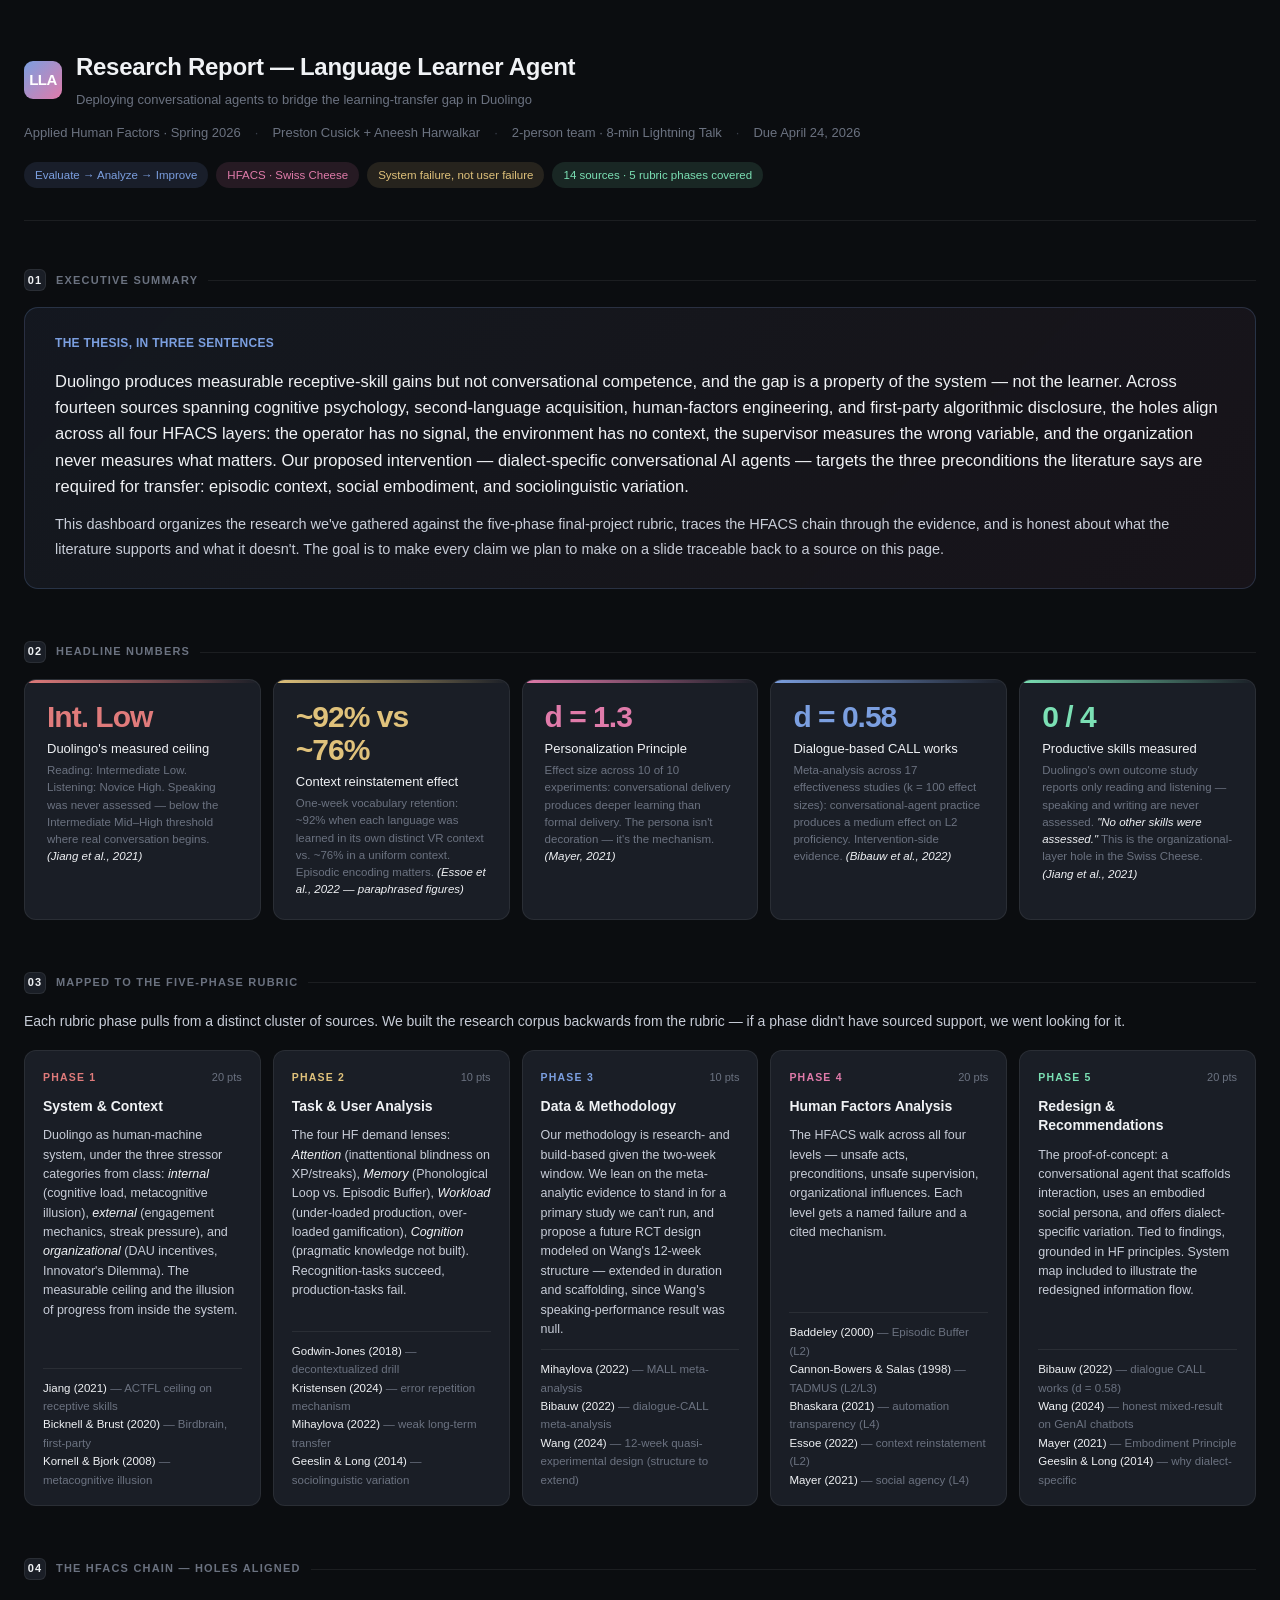
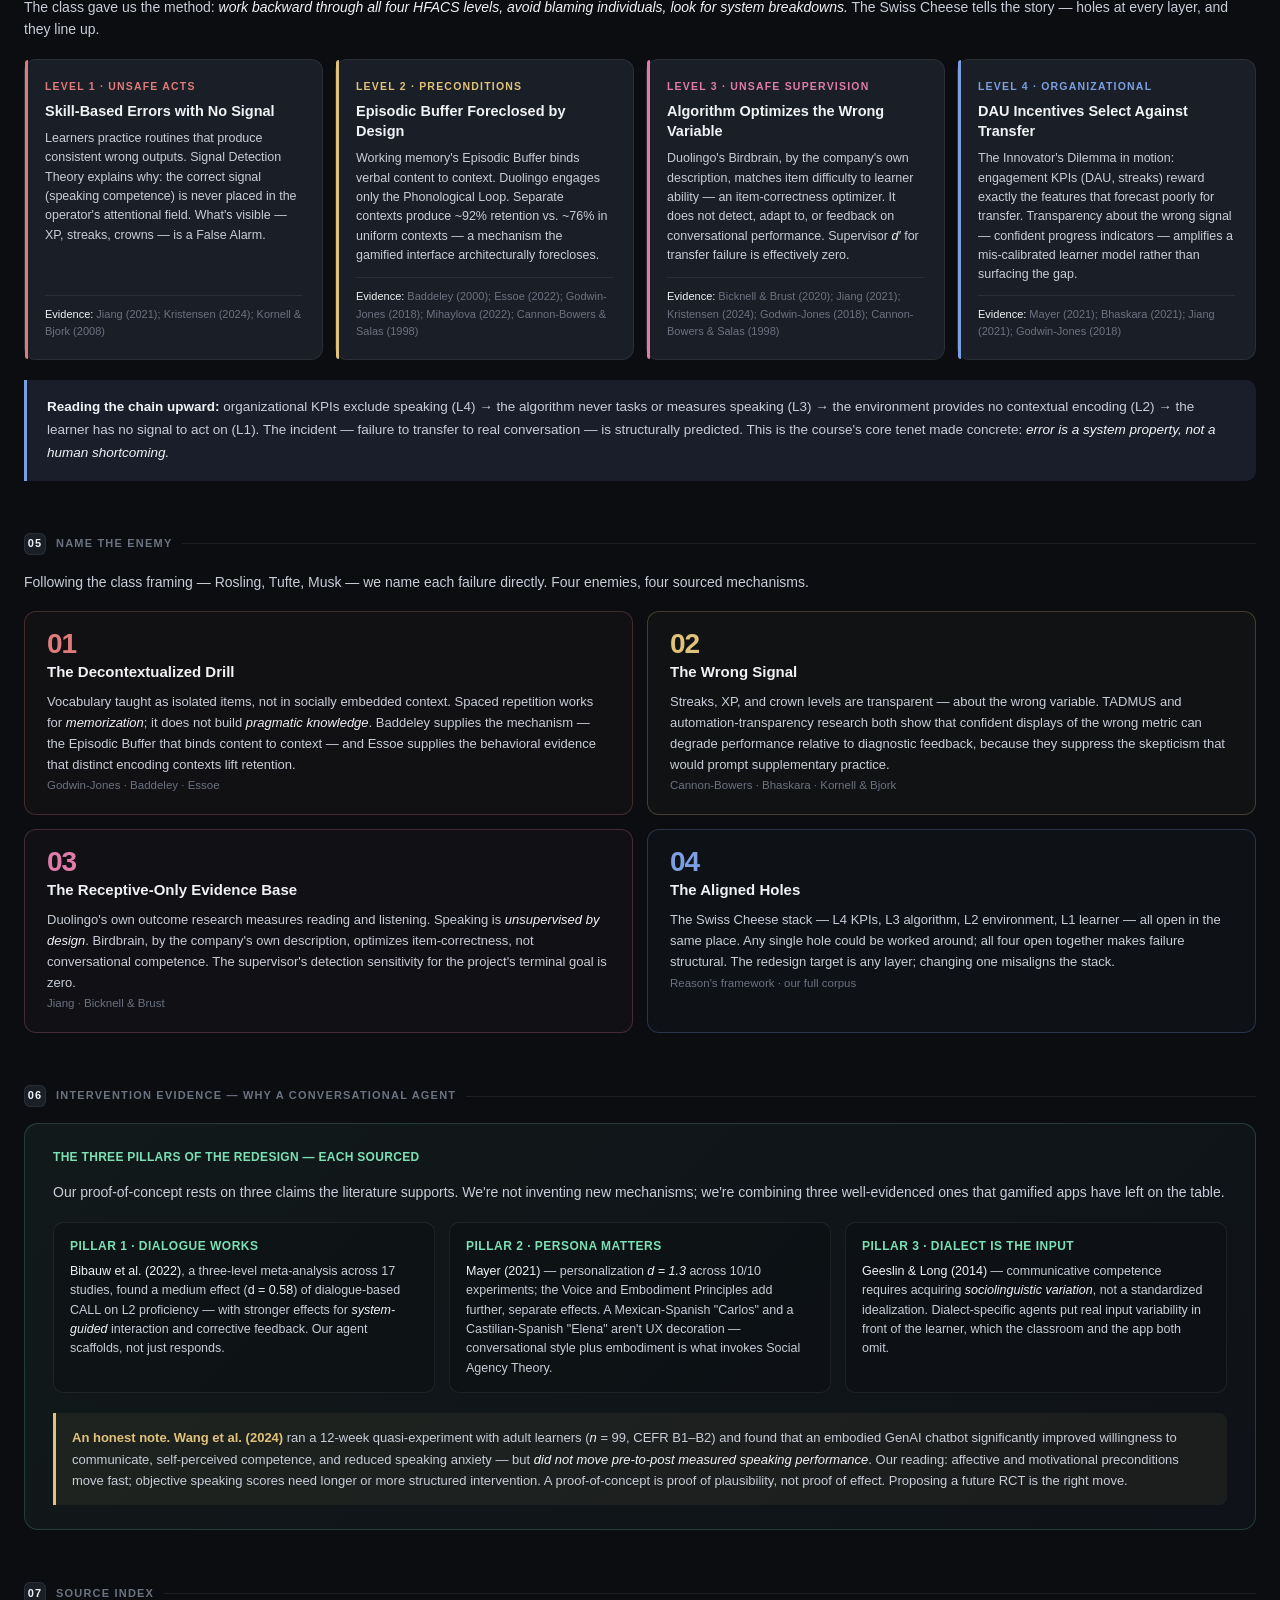
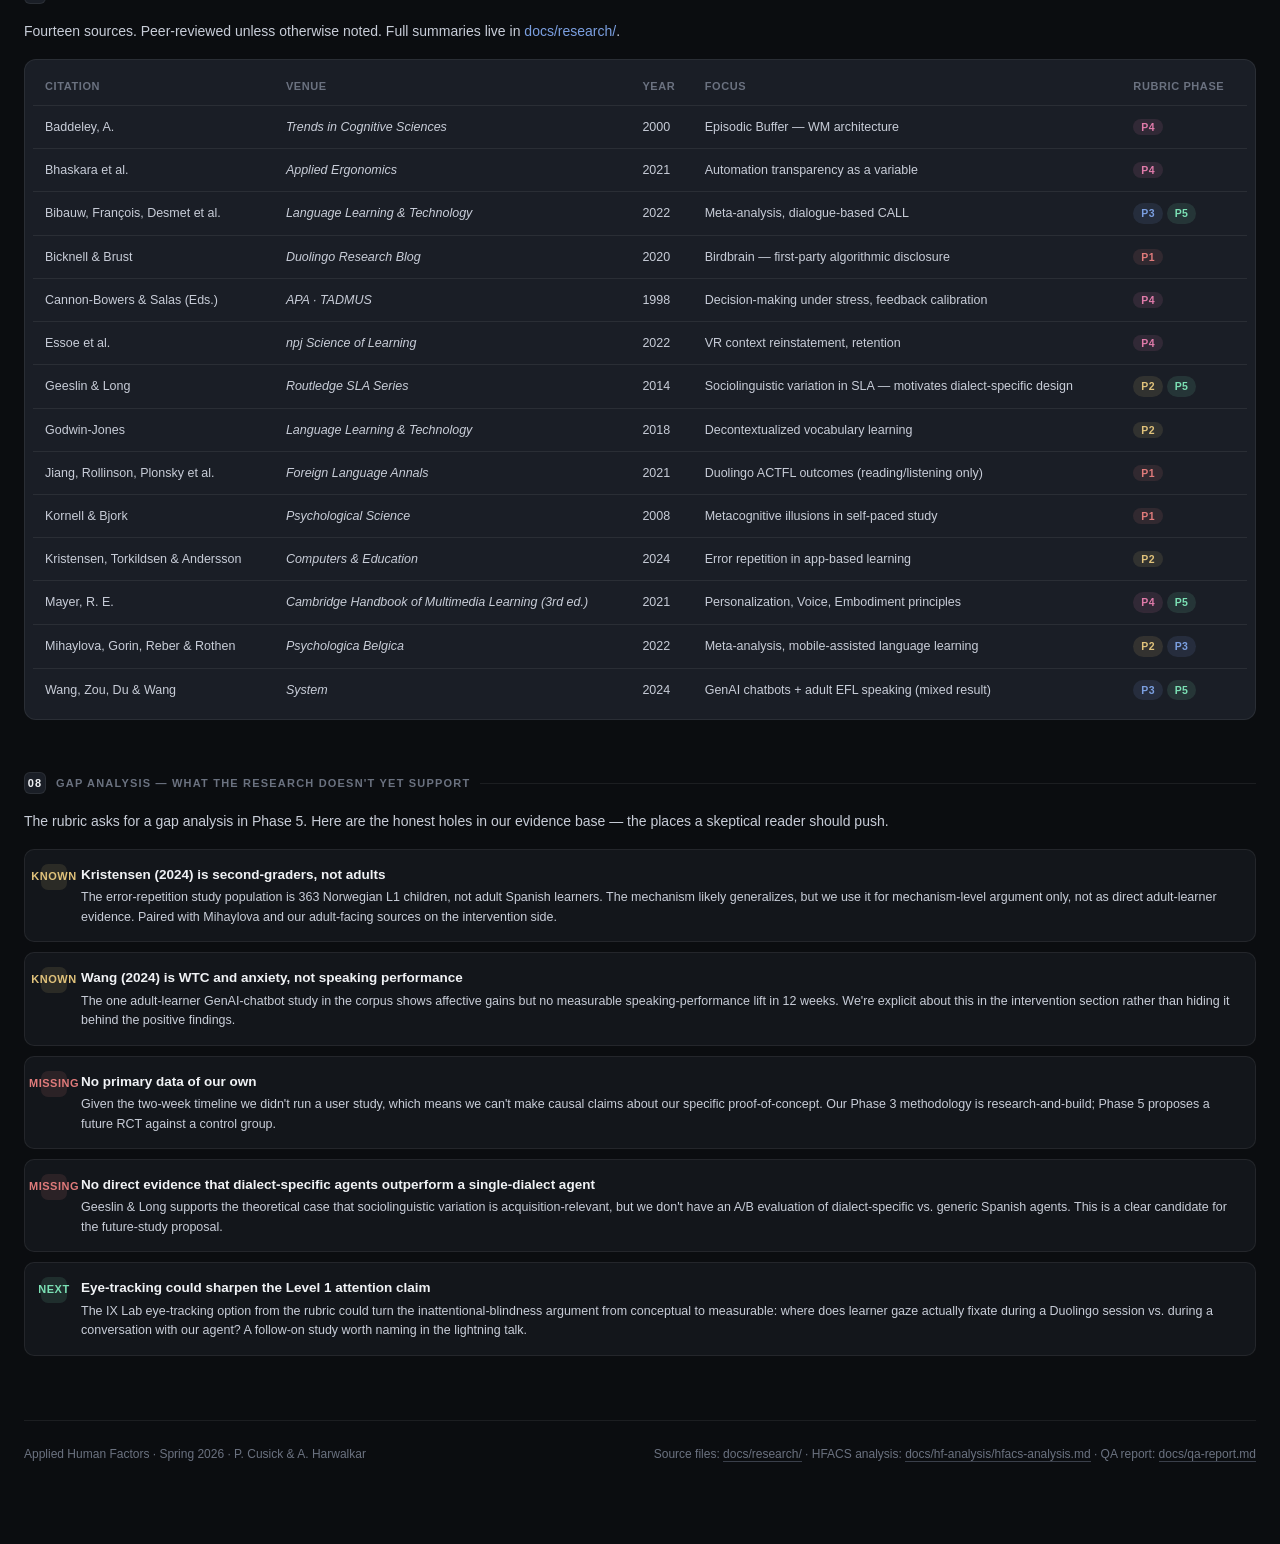
<file: docs/research-report.html>
<!doctype html>
<html lang="en">
<head>
<meta charset="utf-8" />
<meta name="viewport" content="width=device-width, initial-scale=1" />
<title>Research Report — Language Learner Agent · Applied Human Factors, Spring 2026</title>
<style>
  * { box-sizing: border-box; margin: 0; padding: 0; }

  :root {
    --bg:        #0b0d10;
    --surface:   #13161b;
    --card:      #1a1e26;
    --card-2:    #1e232c;
    --border:    rgba(255,255,255,0.07);
    --border-2:  rgba(255,255,255,0.12);

    --blue:      #7b9fe0;
    --blue-dim:  rgba(123,159,224,0.12);
    --pink:      #e07baa;
    --pink-dim:  rgba(224,123,170,0.12);
    --green:     #7be0b4;
    --green-dim: rgba(123,224,180,0.12);
    --amber:     #e0c27b;
    --amber-dim: rgba(224,194,123,0.12);
    --red:       #e07b7b;
    --red-dim:   rgba(224,123,123,0.12);

    --text:      #f0f2f5;
    --text-soft: #c8cdd8;
    --muted:     #6b7280;
    --subtle:    #3a3f4a;
  }

  body {
    background: var(--bg);
    color: var(--text);
    font-family: -apple-system, BlinkMacSystemFont, 'Segoe UI', 'Inter', sans-serif;
    font-size: 14px;
    line-height: 1.6;
    min-height: 100vh;
    -webkit-font-smoothing: antialiased;
  }

  .wrapper { max-width: 1280px; margin: 0 auto; padding: 48px 24px 80px; }

  /* ── Header ── */
  header {
    margin-bottom: 48px;
    padding-bottom: 32px;
    border-bottom: 1px solid var(--border);
  }
  .header-top { display: flex; align-items: center; gap: 14px; margin-bottom: 6px; }
  .logo {
    width: 38px; height: 38px; border-radius: 9px;
    background: linear-gradient(135deg, var(--blue), var(--pink));
    display: flex; align-items: center; justify-content: center;
    font-weight: 700; font-size: 15px; color: #fff;
    flex-shrink: 0;
    letter-spacing: -0.5px;
  }
  h1 { font-size: 24px; font-weight: 600; letter-spacing: -0.3px; }
  .subtitle { color: var(--muted); font-size: 13px; margin-top: 4px; }
  .header-meta { color: var(--muted); font-size: 13px; margin-top: 12px; display: flex; gap: 14px; flex-wrap: wrap; }
  .header-meta span::before { content: '·'; margin-right: 14px; color: var(--subtle); }
  .header-meta span:first-child::before { content: ''; margin: 0; }

  .badges { display: flex; gap: 8px; flex-wrap: wrap; margin-top: 18px; }
  .badge {
    display: inline-flex; align-items: center; gap: 5px;
    padding: 4px 11px; border-radius: 20px; font-size: 11.5px; font-weight: 500;
  }
  .badge-blue { background: var(--blue-dim); color: var(--blue); }
  .badge-green { background: var(--green-dim); color: var(--green); }
  .badge-amber { background: var(--amber-dim); color: var(--amber); }
  .badge-red   { background: var(--red-dim);   color: var(--red);   }
  .badge-pink  { background: var(--pink-dim);  color: var(--pink);  }

  /* ── Sections ── */
  .section { margin-bottom: 52px; }
  .section-label {
    font-size: 11px; font-weight: 600; letter-spacing: 1.2px;
    text-transform: uppercase; color: var(--muted);
    margin-bottom: 16px; display: flex; align-items: center; gap: 10px;
  }
  .section-label::after {
    content: ''; flex: 1; height: 1px; background: var(--border);
  }
  .section-label .num {
    width: 22px; height: 22px; border-radius: 6px;
    background: var(--card); border: 1px solid var(--border);
    display: inline-flex; align-items: center; justify-content: center;
    font-size: 11px; color: var(--text);
  }

  h2 { font-size: 18px; font-weight: 600; margin-bottom: 10px; letter-spacing: -0.2px; }
  h3 { font-size: 14px; font-weight: 600; margin-bottom: 8px; letter-spacing: -0.1px; }
  p { color: var(--text-soft); margin-bottom: 10px; }
  p:last-child { margin-bottom: 0; }
  em { color: var(--text); font-style: italic; }
  strong { color: var(--text); font-weight: 600; }

  /* ── Executive summary ── */
  .exec-summary {
    background: linear-gradient(135deg, rgba(123,159,224,0.08) 0%, rgba(224,123,170,0.06) 100%);
    border: 1px solid rgba(123,159,224,0.2);
    border-radius: 14px; padding: 26px 30px;
  }
  .exec-summary h2 { font-size: 16px; font-weight: 700; margin-bottom: 14px; color: var(--blue); letter-spacing: 0.3px; text-transform: uppercase; font-size: 12px; }
  .exec-summary p { color: var(--text-soft); font-size: 14.5px; line-height: 1.75; margin-bottom: 12px; }
  .exec-summary .thesis { font-size: 16.5px; color: var(--text); font-weight: 500; line-height: 1.6; }
  .exec-summary p:last-child { margin-bottom: 0; }

  /* ── Stat cards ── */
  .stats-grid {
    display: grid;
    grid-template-columns: repeat(auto-fit, minmax(200px, 1fr));
    gap: 12px;
  }
  .stat-card {
    background: var(--card);
    border: 1px solid var(--border);
    border-radius: 12px;
    padding: 20px 22px;
    position: relative;
    overflow: hidden;
  }
  .stat-card::before {
    content: '';
    position: absolute; top: 0; left: 0; right: 0; height: 3px;
    border-radius: 12px 12px 0 0;
  }
  .stat-card.blue::before  { background: linear-gradient(90deg, var(--blue), transparent); }
  .stat-card.pink::before  { background: linear-gradient(90deg, var(--pink), transparent); }
  .stat-card.green::before { background: linear-gradient(90deg, var(--green), transparent); }
  .stat-card.amber::before { background: linear-gradient(90deg, var(--amber), transparent); }
  .stat-card.red::before   { background: linear-gradient(90deg, var(--red), transparent); }

  .stat-number {
    font-size: 30px; font-weight: 700; letter-spacing: -1px;
    margin-bottom: 6px; line-height: 1.1;
  }
  .stat-card.blue  .stat-number { color: var(--blue); }
  .stat-card.pink  .stat-number { color: var(--pink); }
  .stat-card.green .stat-number { color: var(--green); }
  .stat-card.amber .stat-number { color: var(--amber); }
  .stat-card.red   .stat-number { color: var(--red); }
  .stat-label { font-size: 13px; color: var(--text); font-weight: 500; margin-bottom: 2px; }
  .stat-sub   { font-size: 11.5px; color: var(--muted); line-height: 1.5; }

  /* ── Phase map ── */
  .phase-grid {
    display: grid;
    grid-template-columns: repeat(5, 1fr);
    gap: 12px;
  }
  @media (max-width: 1100px) { .phase-grid { grid-template-columns: repeat(2, 1fr); } }
  @media (max-width: 600px)  { .phase-grid { grid-template-columns: 1fr; } }
  .phase-card {
    background: var(--card);
    border: 1px solid var(--border);
    border-radius: 12px;
    padding: 18px 18px 16px;
    display: flex; flex-direction: column;
    gap: 10px;
  }
  .phase-head {
    display: flex; justify-content: space-between; align-items: baseline; gap: 8px;
  }
  .phase-num {
    font-size: 10.5px; font-weight: 700; letter-spacing: 1.2px; text-transform: uppercase;
  }
  .phase-pts { font-size: 11px; color: var(--muted); font-weight: 500; }
  .phase-card.red   .phase-num { color: var(--red); }
  .phase-card.amber .phase-num { color: var(--amber); }
  .phase-card.blue  .phase-num { color: var(--blue); }
  .phase-card.pink  .phase-num { color: var(--pink); }
  .phase-card.green .phase-num { color: var(--green); }
  .phase-title { font-size: 14px; font-weight: 600; color: var(--text); line-height: 1.4; }
  .phase-body  { font-size: 12.5px; color: var(--text-soft); line-height: 1.55; }
  .phase-sources {
    margin-top: auto; padding-top: 10px; border-top: 1px solid var(--border);
    font-size: 11.5px; color: var(--muted); line-height: 1.6;
  }
  .phase-sources b { color: var(--text); font-weight: 500; }

  /* ── HFACS chain ── */
  .hfacs-chain {
    display: grid; grid-template-columns: repeat(4, 1fr); gap: 12px;
  }
  @media (max-width: 1000px) { .hfacs-chain { grid-template-columns: repeat(2, 1fr); } }
  @media (max-width: 600px)  { .hfacs-chain { grid-template-columns: 1fr; } }
  .hfacs-card {
    background: var(--card);
    border: 1px solid var(--border);
    border-radius: 12px;
    padding: 18px 20px;
    display: flex; flex-direction: column;
    position: relative;
  }
  .hfacs-card::before {
    content: ''; position: absolute; top: 0; left: 0; bottom: 0; width: 3px;
    border-radius: 12px 0 0 12px;
  }
  .hfacs-card.red::before   { background: var(--red); }
  .hfacs-card.amber::before { background: var(--amber); }
  .hfacs-card.pink::before  { background: var(--pink); }
  .hfacs-card.blue::before  { background: var(--blue); }
  .hfacs-level {
    font-size: 10.5px; font-weight: 700; letter-spacing: 1.2px; text-transform: uppercase;
    margin-bottom: 6px;
  }
  .hfacs-card.red   .hfacs-level { color: var(--red); }
  .hfacs-card.amber .hfacs-level { color: var(--amber); }
  .hfacs-card.pink  .hfacs-level { color: var(--pink); }
  .hfacs-card.blue  .hfacs-level { color: var(--blue); }
  .hfacs-title { font-size: 14.5px; font-weight: 600; color: var(--text); margin-bottom: 8px; line-height: 1.4; }
  .hfacs-failure {
    font-size: 12.5px; color: var(--text-soft); margin-bottom: 10px; line-height: 1.55;
  }
  .hfacs-cites {
    font-size: 11px; color: var(--muted); font-weight: 500; line-height: 1.6;
    padding-top: 10px; border-top: 1px solid var(--border); margin-top: auto;
  }
  .hfacs-cites b { color: var(--text); font-weight: 500; }

  /* ── Enemies ── */
  .enemy-grid {
    display: grid; grid-template-columns: repeat(2, 1fr); gap: 14px;
  }
  @media (max-width: 700px) { .enemy-grid { grid-template-columns: 1fr; } }
  .enemy-card {
    background: var(--surface);
    border: 1px solid var(--border);
    border-radius: 12px;
    padding: 18px 22px;
  }
  .enemy-card.a { border-color: rgba(224,123,123,0.25); background: rgba(224,123,123,0.03); }
  .enemy-card.b { border-color: rgba(224,194,123,0.25); background: rgba(224,194,123,0.03); }
  .enemy-card.c { border-color: rgba(224,123,170,0.25); background: rgba(224,123,170,0.03); }
  .enemy-card.d { border-color: rgba(123,159,224,0.25); background: rgba(123,159,224,0.03); }
  .enemy-num { font-size: 28px; font-weight: 700; line-height: 1; margin-bottom: 2px; letter-spacing: -1px; }
  .enemy-card.a .enemy-num { color: var(--red); }
  .enemy-card.b .enemy-num { color: var(--amber); }
  .enemy-card.c .enemy-num { color: var(--pink); }
  .enemy-card.d .enemy-num { color: var(--blue); }
  .enemy-name { font-size: 15px; font-weight: 600; color: var(--text); margin-bottom: 8px; }
  .enemy-body { font-size: 13px; color: var(--text-soft); line-height: 1.6; }
  .enemy-body em { color: var(--text); }

  /* ── Intervention ── */
  .intervention {
    background: linear-gradient(135deg, rgba(123,224,180,0.06) 0%, rgba(123,159,224,0.04) 100%);
    border: 1px solid rgba(123,224,180,0.2);
    border-radius: 14px;
    padding: 24px 28px;
  }
  .intervention h2 {
    color: var(--green); font-size: 12px; font-weight: 700; letter-spacing: 0.3px;
    text-transform: uppercase; margin-bottom: 14px;
  }
  .intervention-grid {
    display: grid; grid-template-columns: repeat(3, 1fr); gap: 14px; margin-top: 18px;
  }
  @media (max-width: 900px) { .intervention-grid { grid-template-columns: 1fr; } }
  .int-pillar {
    padding: 14px 16px; border-radius: 10px;
    background: rgba(11,13,16,0.4); border: 1px solid var(--border);
  }
  .int-pillar-head { font-size: 12px; font-weight: 700; color: var(--green); letter-spacing: 0.5px; text-transform: uppercase; margin-bottom: 6px; }
  .int-pillar-body { font-size: 12.5px; color: var(--text-soft); line-height: 1.55; }
  .int-pillar-body b { color: var(--text); font-weight: 500; }
  .int-honest {
    margin-top: 20px; padding: 14px 16px;
    background: rgba(224,194,123,0.06); border-left: 3px solid var(--amber);
    border-radius: 0 8px 8px 0;
    font-size: 13px; color: var(--text-soft); line-height: 1.65;
  }
  .int-honest b { color: var(--amber); }

  /* ── Source index ── */
  .src-table { width: 100%; border-collapse: collapse; }
  .src-table th {
    text-align: left; font-size: 11px; font-weight: 600;
    text-transform: uppercase; letter-spacing: 0.6px;
    color: var(--muted); padding: 10px 12px;
    border-bottom: 1px solid var(--border);
  }
  .src-table td {
    padding: 11px 12px; font-size: 12.5px;
    border-bottom: 1px solid var(--border); vertical-align: top;
    color: var(--text-soft);
  }
  .src-table tr:last-child td { border-bottom: none; }
  .src-table tr:hover td { background: rgba(255,255,255,0.02); }
  .src-cite { color: var(--text); font-weight: 500; }
  .src-venue { font-style: italic; color: var(--muted); font-size: 12px; }
  .src-chips { display: flex; gap: 4px; flex-wrap: wrap; }
  .src-chip {
    font-size: 10.5px; padding: 2px 8px; border-radius: 12px; font-weight: 600;
    letter-spacing: 0.3px;
  }
  .chip-p1 { background: var(--red-dim);   color: var(--red); }
  .chip-p2 { background: var(--amber-dim); color: var(--amber); }
  .chip-p3 { background: var(--blue-dim);  color: var(--blue); }
  .chip-p4 { background: var(--pink-dim);  color: var(--pink); }
  .chip-p5 { background: var(--green-dim); color: var(--green); }

  /* ── Gap analysis ── */
  .gap-list { display: flex; flex-direction: column; gap: 10px; }
  .gap-item {
    display: flex; align-items: flex-start; gap: 14px;
    padding: 14px 16px; border-radius: 10px;
    border: 1px solid var(--border);
    background: var(--surface);
  }
  .gap-icon {
    width: 26px; height: 26px; border-radius: 7px;
    display: flex; align-items: center; justify-content: center;
    flex-shrink: 0; font-weight: 700; font-size: 11px; letter-spacing: 0.5px;
  }
  .gap-item.known   .gap-icon { background: var(--amber-dim); color: var(--amber); }
  .gap-item.missing .gap-icon { background: var(--red-dim);   color: var(--red); }
  .gap-item.future  .gap-icon { background: var(--green-dim); color: var(--green); }
  .gap-content { flex: 1; }
  .gap-title { font-size: 13.5px; font-weight: 600; color: var(--text); margin-bottom: 3px; }
  .gap-body  { color: var(--text-soft); font-size: 12.5px; line-height: 1.55; }

  /* ── Callout ── */
  .callout {
    border-left: 3px solid var(--blue);
    background: var(--blue-dim);
    padding: 16px 20px; border-radius: 0 10px 10px 0;
    margin-top: 20px;
  }
  .callout p { font-size: 13.5px; line-height: 1.7; color: var(--text-soft); margin: 0; }
  .callout strong { color: var(--text); }

  /* ── Footer ── */
  footer {
    margin-top: 64px; padding-top: 24px;
    border-top: 1px solid var(--border);
    color: var(--muted); font-size: 12px;
    display: flex; justify-content: space-between; align-items: center;
    flex-wrap: wrap; gap: 12px;
  }
  footer a { color: var(--muted); text-decoration: none; border-bottom: 1px solid var(--subtle); }
  footer a:hover { color: var(--text); border-color: var(--muted); }

  /* ── Scrollbar ── */
  ::-webkit-scrollbar { width: 10px; height: 10px; }
  ::-webkit-scrollbar-track { background: var(--bg); }
  ::-webkit-scrollbar-thumb { background: var(--subtle); border-radius: 5px; }
  ::-webkit-scrollbar-thumb:hover { background: var(--muted); }

  /* ── Print ── */
  @media print {
    body { background: #fff; color: #000; }
    .wrapper { max-width: 100%; padding: 20px; }
    .section { page-break-inside: avoid; }
  }
</style>
</head>
<body>
<div class="wrapper">

<!-- HEADER -->
<header>
  <div class="header-top">
    <div class="logo">LLA</div>
    <div>
      <h1>Research Report — Language Learner Agent</h1>
      <div class="subtitle">Deploying conversational agents to bridge the learning-transfer gap in Duolingo</div>
    </div>
  </div>
  <div class="header-meta">
    <span>Applied Human Factors · Spring 2026</span>
    <span>Preston Cusick + Aneesh Harwalkar</span>
    <span>2-person team · 8-min Lightning Talk</span>
    <span>Due April 24, 2026</span>
  </div>
  <div class="badges">
    <span class="badge badge-blue">Evaluate → Analyze → Improve</span>
    <span class="badge badge-pink">HFACS · Swiss Cheese</span>
    <span class="badge badge-amber">System failure, not user failure</span>
    <span class="badge badge-green">14 sources · 5 rubric phases covered</span>
  </div>
</header>

<!-- EXEC SUMMARY -->
<section class="section">
  <div class="section-label"><span class="num">01</span> Executive Summary</div>
  <div class="exec-summary">
    <h2>The thesis, in three sentences</h2>
    <p class="thesis">Duolingo produces measurable receptive-skill gains but not conversational competence, and the gap is a property of the system — not the learner. Across fourteen sources spanning cognitive psychology, second-language acquisition, human-factors engineering, and first-party algorithmic disclosure, the holes align across all four HFACS layers: the operator has no signal, the environment has no context, the supervisor measures the wrong variable, and the organization never measures what matters. Our proposed intervention — dialect-specific conversational AI agents — targets the three preconditions the literature says are required for transfer: episodic context, social embodiment, and sociolinguistic variation.</p>
    <p>This dashboard organizes the research we've gathered against the five-phase final-project rubric, traces the HFACS chain through the evidence, and is honest about what the literature supports and what it doesn't. The goal is to make every claim we plan to make on a slide traceable back to a source on this page.</p>
  </div>
</section>

<!-- HEADLINE NUMBERS -->
<section class="section">
  <div class="section-label"><span class="num">02</span> Headline Numbers</div>
  <div class="stats-grid">
    <div class="stat-card red">
      <div class="stat-number">Int. Low</div>
      <div class="stat-label">Duolingo's measured ceiling</div>
      <div class="stat-sub">Reading: Intermediate Low. Listening: Novice High. Speaking was never assessed — below the Intermediate Mid–High threshold where real conversation begins. <em>(Jiang et al., 2021)</em></div>
    </div>
    <div class="stat-card amber">
      <div class="stat-number">~92% vs ~76%</div>
      <div class="stat-label">Context reinstatement effect</div>
      <div class="stat-sub">One-week vocabulary retention: ~92% when each language was learned in its own distinct VR context vs. ~76% in a uniform context. Episodic encoding matters. <em>(Essoe et al., 2022 — paraphrased figures)</em></div>
    </div>
    <div class="stat-card pink">
      <div class="stat-number">d = 1.3</div>
      <div class="stat-label">Personalization Principle</div>
      <div class="stat-sub">Effect size across 10 of 10 experiments: conversational delivery produces deeper learning than formal delivery. The persona isn't decoration — it's the mechanism. <em>(Mayer, 2021)</em></div>
    </div>
    <div class="stat-card blue">
      <div class="stat-number">d = 0.58</div>
      <div class="stat-label">Dialogue-based CALL works</div>
      <div class="stat-sub">Meta-analysis across 17 effectiveness studies (k = 100 effect sizes): conversational-agent practice produces a medium effect on L2 proficiency. Intervention-side evidence. <em>(Bibauw et al., 2022)</em></div>
    </div>
    <div class="stat-card green">
      <div class="stat-number">0 / 4</div>
      <div class="stat-label">Productive skills measured</div>
      <div class="stat-sub">Duolingo's own outcome study reports only reading and listening — speaking and writing are never assessed. <em>"No other skills were assessed."</em> This is the organizational-layer hole in the Swiss Cheese. <em>(Jiang et al., 2021)</em></div>
    </div>
  </div>
</section>

<!-- 5-PHASE RUBRIC MAP -->
<section class="section">
  <div class="section-label"><span class="num">03</span> Mapped to the Five-Phase Rubric</div>
  <p style="margin-bottom: 18px; color: var(--text-soft);">Each rubric phase pulls from a distinct cluster of sources. We built the research corpus backwards from the rubric — if a phase didn't have sourced support, we went looking for it.</p>

  <div class="phase-grid">
    <div class="phase-card red">
      <div class="phase-head">
        <div class="phase-num">Phase 1</div>
        <div class="phase-pts">20 pts</div>
      </div>
      <div class="phase-title">System &amp; Context</div>
      <div class="phase-body">Duolingo as human-machine system, under the three stressor categories from class: <em>internal</em> (cognitive load, metacognitive illusion), <em>external</em> (engagement mechanics, streak pressure), and <em>organizational</em> (DAU incentives, Innovator's Dilemma). The measurable ceiling and the illusion of progress from inside the system.</div>
      <div class="phase-sources">
        <b>Jiang (2021)</b> — ACTFL ceiling on receptive skills<br>
        <b>Bicknell &amp; Brust (2020)</b> — Birdbrain, first-party<br>
        <b>Kornell &amp; Bjork (2008)</b> — metacognitive illusion
      </div>
    </div>

    <div class="phase-card amber">
      <div class="phase-head">
        <div class="phase-num">Phase 2</div>
        <div class="phase-pts">10 pts</div>
      </div>
      <div class="phase-title">Task &amp; User Analysis</div>
      <div class="phase-body">The four HF demand lenses: <em>Attention</em> (inattentional blindness on XP/streaks), <em>Memory</em> (Phonological Loop vs. Episodic Buffer), <em>Workload</em> (under-loaded production, over-loaded gamification), <em>Cognition</em> (pragmatic knowledge not built). Recognition-tasks succeed, production-tasks fail.</div>
      <div class="phase-sources">
        <b>Godwin-Jones (2018)</b> — decontextualized drill<br>
        <b>Kristensen (2024)</b> — error repetition mechanism<br>
        <b>Mihaylova (2022)</b> — weak long-term transfer<br>
        <b>Geeslin &amp; Long (2014)</b> — sociolinguistic variation
      </div>
    </div>

    <div class="phase-card blue">
      <div class="phase-head">
        <div class="phase-num">Phase 3</div>
        <div class="phase-pts">10 pts</div>
      </div>
      <div class="phase-title">Data &amp; Methodology</div>
      <div class="phase-body">Our methodology is research- and build-based given the two-week window. We lean on the meta-analytic evidence to stand in for a primary study we can't run, and propose a future RCT design modeled on Wang's 12-week structure — extended in duration and scaffolding, since Wang's speaking-performance result was null.</div>
      <div class="phase-sources">
        <b>Mihaylova (2022)</b> — MALL meta-analysis<br>
        <b>Bibauw (2022)</b> — dialogue-CALL meta-analysis<br>
        <b>Wang (2024)</b> — 12-week quasi-experimental design (structure to extend)
      </div>
    </div>

    <div class="phase-card pink">
      <div class="phase-head">
        <div class="phase-num">Phase 4</div>
        <div class="phase-pts">20 pts</div>
      </div>
      <div class="phase-title">Human Factors Analysis</div>
      <div class="phase-body">The HFACS walk across all four levels — unsafe acts, preconditions, unsafe supervision, organizational influences. Each level gets a named failure and a cited mechanism.</div>
      <div class="phase-sources">
        <b>Baddeley (2000)</b> — Episodic Buffer (L2)<br>
        <b>Cannon-Bowers &amp; Salas (1998)</b> — TADMUS (L2/L3)<br>
        <b>Bhaskara (2021)</b> — automation transparency (L4)<br>
        <b>Essoe (2022)</b> — context reinstatement (L2)<br>
        <b>Mayer (2021)</b> — social agency (L4)
      </div>
    </div>

    <div class="phase-card green">
      <div class="phase-head">
        <div class="phase-num">Phase 5</div>
        <div class="phase-pts">20 pts</div>
      </div>
      <div class="phase-title">Redesign &amp; Recommendations</div>
      <div class="phase-body">The proof-of-concept: a conversational agent that scaffolds interaction, uses an embodied social persona, and offers dialect-specific variation. Tied to findings, grounded in HF principles. System map included to illustrate the redesigned information flow.</div>
      <div class="phase-sources">
        <b>Bibauw (2022)</b> — dialogue CALL works (d = 0.58)<br>
        <b>Wang (2024)</b> — honest mixed-result on GenAI chatbots<br>
        <b>Mayer (2021)</b> — Embodiment Principle<br>
        <b>Geeslin &amp; Long (2014)</b> — why dialect-specific
      </div>
    </div>
  </div>
</section>

<!-- HFACS CHAIN -->
<section class="section">
  <div class="section-label"><span class="num">04</span> The HFACS Chain — Holes Aligned</div>
  <p style="margin-bottom: 18px; color: var(--text-soft);">The class gave us the method: <em>work backward through all four HFACS levels, avoid blaming individuals, look for system breakdowns.</em> The Swiss Cheese tells the story — holes at every layer, and they line up.</p>

  <div class="hfacs-chain">
    <div class="hfacs-card red">
      <div class="hfacs-level">Level 1 · Unsafe Acts</div>
      <div class="hfacs-title">Skill-Based Errors with No Signal</div>
      <div class="hfacs-failure">Learners practice routines that produce consistent wrong outputs. Signal Detection Theory explains why: the correct signal (speaking competence) is never placed in the operator's attentional field. What's visible — XP, streaks, crowns — is a False Alarm.</div>
      <div class="hfacs-cites"><b>Evidence:</b> Jiang (2021); Kristensen (2024); Kornell &amp; Bjork (2008)</div>
    </div>

    <div class="hfacs-card amber">
      <div class="hfacs-level">Level 2 · Preconditions</div>
      <div class="hfacs-title">Episodic Buffer Foreclosed by Design</div>
      <div class="hfacs-failure">Working memory's Episodic Buffer binds verbal content to context. Duolingo engages only the Phonological Loop. Separate contexts produce ~92% retention vs. ~76% in uniform contexts — a mechanism the gamified interface architecturally forecloses.</div>
      <div class="hfacs-cites"><b>Evidence:</b> Baddeley (2000); Essoe (2022); Godwin-Jones (2018); Mihaylova (2022); Cannon-Bowers &amp; Salas (1998)</div>
    </div>

    <div class="hfacs-card pink">
      <div class="hfacs-level">Level 3 · Unsafe Supervision</div>
      <div class="hfacs-title">Algorithm Optimizes the Wrong Variable</div>
      <div class="hfacs-failure">Duolingo's Birdbrain, by the company's own description, matches item difficulty to learner ability — an item-correctness optimizer. It does not detect, adapt to, or feedback on conversational performance. Supervisor <em>d&prime;</em> for transfer failure is effectively zero.</div>
      <div class="hfacs-cites"><b>Evidence:</b> Bicknell &amp; Brust (2020); Jiang (2021); Kristensen (2024); Godwin-Jones (2018); Cannon-Bowers &amp; Salas (1998)</div>
    </div>

    <div class="hfacs-card blue">
      <div class="hfacs-level">Level 4 · Organizational</div>
      <div class="hfacs-title">DAU Incentives Select Against Transfer</div>
      <div class="hfacs-failure">The Innovator's Dilemma in motion: engagement KPIs (DAU, streaks) reward exactly the features that forecast poorly for transfer. Transparency about the wrong signal — confident progress indicators — amplifies a mis-calibrated learner model rather than surfacing the gap.</div>
      <div class="hfacs-cites"><b>Evidence:</b> Mayer (2021); Bhaskara (2021); Jiang (2021); Godwin-Jones (2018)</div>
    </div>
  </div>

  <div class="callout">
    <p><strong>Reading the chain upward:</strong> organizational KPIs exclude speaking (L4) → the algorithm never tasks or measures speaking (L3) → the environment provides no contextual encoding (L2) → the learner has no signal to act on (L1). The incident — failure to transfer to real conversation — is structurally predicted. This is the course's core tenet made concrete: <em>error is a system property, not a human shortcoming.</em></p>
  </div>
</section>

<!-- NAME THE ENEMY -->
<section class="section">
  <div class="section-label"><span class="num">05</span> Name the Enemy</div>
  <p style="margin-bottom: 18px; color: var(--text-soft);">Following the class framing — Rosling, Tufte, Musk — we name each failure directly. Four enemies, four sourced mechanisms.</p>

  <div class="enemy-grid">
    <div class="enemy-card a">
      <div class="enemy-num">01</div>
      <div class="enemy-name">The Decontextualized Drill</div>
      <div class="enemy-body">Vocabulary taught as isolated items, not in socially embedded context. Spaced repetition works for <em>memorization</em>; it does not build <em>pragmatic knowledge</em>. Baddeley supplies the mechanism — the Episodic Buffer that binds content to context — and Essoe supplies the behavioral evidence that distinct encoding contexts lift retention. <br><span style="color:var(--muted); font-size: 11.5px;">Godwin-Jones · Baddeley · Essoe</span></div>
    </div>

    <div class="enemy-card b">
      <div class="enemy-num">02</div>
      <div class="enemy-name">The Wrong Signal</div>
      <div class="enemy-body">Streaks, XP, and crown levels are transparent — about the wrong variable. TADMUS and automation-transparency research both show that confident displays of the wrong metric can degrade performance relative to diagnostic feedback, because they suppress the skepticism that would prompt supplementary practice. <br><span style="color:var(--muted); font-size: 11.5px;">Cannon-Bowers · Bhaskara · Kornell &amp; Bjork</span></div>
    </div>

    <div class="enemy-card c">
      <div class="enemy-num">03</div>
      <div class="enemy-name">The Receptive-Only Evidence Base</div>
      <div class="enemy-body">Duolingo's own outcome research measures reading and listening. Speaking is <em>unsupervised by design</em>. Birdbrain, by the company's own description, optimizes item-correctness, not conversational competence. The supervisor's detection sensitivity for the project's terminal goal is zero. <br><span style="color:var(--muted); font-size: 11.5px;">Jiang · Bicknell &amp; Brust</span></div>
    </div>

    <div class="enemy-card d">
      <div class="enemy-num">04</div>
      <div class="enemy-name">The Aligned Holes</div>
      <div class="enemy-body">The Swiss Cheese stack — L4 KPIs, L3 algorithm, L2 environment, L1 learner — all open in the same place. Any single hole could be worked around; all four open together makes failure structural. The redesign target is any layer; changing one misaligns the stack. <br><span style="color:var(--muted); font-size: 11.5px;">Reason's framework · our full corpus</span></div>
    </div>
  </div>
</section>

<!-- INTERVENTION -->
<section class="section">
  <div class="section-label"><span class="num">06</span> Intervention Evidence — Why a Conversational Agent</div>
  <div class="intervention">
    <h2>The three pillars of the redesign — each sourced</h2>
    <p style="color: var(--text-soft); font-size: 14px;">Our proof-of-concept rests on three claims the literature supports. We're not inventing new mechanisms; we're combining three well-evidenced ones that gamified apps have left on the table.</p>

    <div class="intervention-grid">
      <div class="int-pillar">
        <div class="int-pillar-head">Pillar 1 · Dialogue Works</div>
        <div class="int-pillar-body"><b>Bibauw et al. (2022)</b>, a three-level meta-analysis across 17 studies, found a medium effect (<b>d = 0.58</b>) of dialogue-based CALL on L2 proficiency — with stronger effects for <em>system-guided</em> interaction and corrective feedback. Our agent scaffolds, not just responds.</div>
      </div>
      <div class="int-pillar">
        <div class="int-pillar-head">Pillar 2 · Persona Matters</div>
        <div class="int-pillar-body"><b>Mayer (2021)</b> — personalization <em>d = 1.3</em> across 10/10 experiments; the Voice and Embodiment Principles add further, separate effects. A Mexican-Spanish "Carlos" and a Castilian-Spanish "Elena" aren't UX decoration — conversational style plus embodiment is what invokes Social Agency Theory.</div>
      </div>
      <div class="int-pillar">
        <div class="int-pillar-head">Pillar 3 · Dialect Is the Input</div>
        <div class="int-pillar-body"><b>Geeslin &amp; Long (2014)</b> — communicative competence requires acquiring <em>sociolinguistic variation</em>, not a standardized idealization. Dialect-specific agents put real input variability in front of the learner, which the classroom and the app both omit.</div>
      </div>
    </div>

    <div class="int-honest">
      <b>An honest note.</b> <b>Wang et al. (2024)</b> ran a 12-week quasi-experiment with adult learners (<em>n</em> = 99, CEFR B1–B2) and found that an embodied GenAI chatbot significantly improved willingness to communicate, self-perceived competence, and reduced speaking anxiety — but <em>did not move pre-to-post measured speaking performance</em>. Our reading: affective and motivational preconditions move fast; objective speaking scores need longer or more structured intervention. A proof-of-concept is proof of plausibility, not proof of effect. Proposing a future RCT is the right move.
    </div>
  </div>
</section>

<!-- SOURCE INDEX -->
<section class="section">
  <div class="section-label"><span class="num">07</span> Source Index</div>
  <p style="margin-bottom: 16px; color: var(--text-soft);">Fourteen sources. Peer-reviewed unless otherwise noted. Full summaries live in <code style="color:var(--blue); font-family: inherit;">docs/research/</code>.</p>

  <div style="background: var(--card); border: 1px solid var(--border); border-radius: 12px; padding: 8px; overflow-x: auto;">
    <table class="src-table">
      <thead>
        <tr>
          <th>Citation</th>
          <th>Venue</th>
          <th>Year</th>
          <th>Focus</th>
          <th>Rubric Phase</th>
        </tr>
      </thead>
      <tbody>
        <tr><td class="src-cite">Baddeley, A.</td><td class="src-venue">Trends in Cognitive Sciences</td><td>2000</td><td>Episodic Buffer — WM architecture</td><td><span class="src-chip chip-p4">P4</span></td></tr>
        <tr><td class="src-cite">Bhaskara et al.</td><td class="src-venue">Applied Ergonomics</td><td>2021</td><td>Automation transparency as a variable</td><td><span class="src-chip chip-p4">P4</span></td></tr>
        <tr><td class="src-cite">Bibauw, François, Desmet et al.</td><td class="src-venue">Language Learning &amp; Technology</td><td>2022</td><td>Meta-analysis, dialogue-based CALL</td><td><span class="src-chips"><span class="src-chip chip-p3">P3</span><span class="src-chip chip-p5">P5</span></span></td></tr>
        <tr><td class="src-cite">Bicknell &amp; Brust</td><td class="src-venue">Duolingo Research Blog</td><td>2020</td><td>Birdbrain — first-party algorithmic disclosure</td><td><span class="src-chip chip-p1">P1</span></td></tr>
        <tr><td class="src-cite">Cannon-Bowers &amp; Salas (Eds.)</td><td class="src-venue">APA · TADMUS</td><td>1998</td><td>Decision-making under stress, feedback calibration</td><td><span class="src-chip chip-p4">P4</span></td></tr>
        <tr><td class="src-cite">Essoe et al.</td><td class="src-venue">npj Science of Learning</td><td>2022</td><td>VR context reinstatement, retention</td><td><span class="src-chip chip-p4">P4</span></td></tr>
        <tr><td class="src-cite">Geeslin &amp; Long</td><td class="src-venue">Routledge SLA Series</td><td>2014</td><td>Sociolinguistic variation in SLA — motivates dialect-specific design</td><td><span class="src-chips"><span class="src-chip chip-p2">P2</span><span class="src-chip chip-p5">P5</span></span></td></tr>
        <tr><td class="src-cite">Godwin-Jones</td><td class="src-venue">Language Learning &amp; Technology</td><td>2018</td><td>Decontextualized vocabulary learning</td><td><span class="src-chip chip-p2">P2</span></td></tr>
        <tr><td class="src-cite">Jiang, Rollinson, Plonsky et al.</td><td class="src-venue">Foreign Language Annals</td><td>2021</td><td>Duolingo ACTFL outcomes (reading/listening only)</td><td><span class="src-chip chip-p1">P1</span></td></tr>
        <tr><td class="src-cite">Kornell &amp; Bjork</td><td class="src-venue">Psychological Science</td><td>2008</td><td>Metacognitive illusions in self-paced study</td><td><span class="src-chip chip-p1">P1</span></td></tr>
        <tr><td class="src-cite">Kristensen, Torkildsen &amp; Andersson</td><td class="src-venue">Computers &amp; Education</td><td>2024</td><td>Error repetition in app-based learning</td><td><span class="src-chip chip-p2">P2</span></td></tr>
        <tr><td class="src-cite">Mayer, R. E.</td><td class="src-venue">Cambridge Handbook of Multimedia Learning (3rd ed.)</td><td>2021</td><td>Personalization, Voice, Embodiment principles</td><td><span class="src-chips"><span class="src-chip chip-p4">P4</span><span class="src-chip chip-p5">P5</span></span></td></tr>
        <tr><td class="src-cite">Mihaylova, Gorin, Reber &amp; Rothen</td><td class="src-venue">Psychologica Belgica</td><td>2022</td><td>Meta-analysis, mobile-assisted language learning</td><td><span class="src-chips"><span class="src-chip chip-p2">P2</span><span class="src-chip chip-p3">P3</span></span></td></tr>
        <tr><td class="src-cite">Wang, Zou, Du &amp; Wang</td><td class="src-venue">System</td><td>2024</td><td>GenAI chatbots + adult EFL speaking (mixed result)</td><td><span class="src-chips"><span class="src-chip chip-p3">P3</span><span class="src-chip chip-p5">P5</span></span></td></tr>
      </tbody>
    </table>
  </div>
</section>

<!-- GAP ANALYSIS -->
<section class="section">
  <div class="section-label"><span class="num">08</span> Gap Analysis — What the Research Doesn't Yet Support</div>
  <p style="margin-bottom: 16px; color: var(--text-soft);">The rubric asks for a gap analysis in Phase 5. Here are the honest holes in our evidence base — the places a skeptical reader should push.</p>

  <div class="gap-list">
    <div class="gap-item known">
      <div class="gap-icon">KNOWN</div>
      <div class="gap-content">
        <div class="gap-title">Kristensen (2024) is second-graders, not adults</div>
        <div class="gap-body">The error-repetition study population is 363 Norwegian L1 children, not adult Spanish learners. The mechanism likely generalizes, but we use it for mechanism-level argument only, not as direct adult-learner evidence. Paired with Mihaylova and our adult-facing sources on the intervention side.</div>
      </div>
    </div>
    <div class="gap-item known">
      <div class="gap-icon">KNOWN</div>
      <div class="gap-content">
        <div class="gap-title">Wang (2024) is WTC and anxiety, not speaking performance</div>
        <div class="gap-body">The one adult-learner GenAI-chatbot study in the corpus shows affective gains but no measurable speaking-performance lift in 12 weeks. We're explicit about this in the intervention section rather than hiding it behind the positive findings.</div>
      </div>
    </div>
    <div class="gap-item missing">
      <div class="gap-icon">MISSING</div>
      <div class="gap-content">
        <div class="gap-title">No primary data of our own</div>
        <div class="gap-body">Given the two-week timeline we didn't run a user study, which means we can't make causal claims about our specific proof-of-concept. Our Phase 3 methodology is research-and-build; Phase 5 proposes a future RCT against a control group.</div>
      </div>
    </div>
    <div class="gap-item missing">
      <div class="gap-icon">MISSING</div>
      <div class="gap-content">
        <div class="gap-title">No direct evidence that dialect-specific agents outperform a single-dialect agent</div>
        <div class="gap-body">Geeslin &amp; Long supports the theoretical case that sociolinguistic variation is acquisition-relevant, but we don't have an A/B evaluation of dialect-specific vs. generic Spanish agents. This is a clear candidate for the future-study proposal.</div>
      </div>
    </div>
    <div class="gap-item future">
      <div class="gap-icon">NEXT</div>
      <div class="gap-content">
        <div class="gap-title">Eye-tracking could sharpen the Level 1 attention claim</div>
        <div class="gap-body">The IX Lab eye-tracking option from the rubric could turn the inattentional-blindness argument from conceptual to measurable: where does learner gaze actually fixate during a Duolingo session vs. during a conversation with our agent? A follow-on study worth naming in the lightning talk.</div>
      </div>
    </div>
  </div>
</section>

<!-- FOOTER -->
<footer>
  <div>Applied Human Factors · Spring 2026 · P. Cusick &amp; A. Harwalkar</div>
  <div>Source files: <a href="./research/">docs/research/</a> · HFACS analysis: <a href="./hf-analysis/hfacs-analysis.md">docs/hf-analysis/hfacs-analysis.md</a> · QA report: <a href="./qa-report.md">docs/qa-report.md</a></div>
</footer>

</div>
</body>
</html>
</file>
<file: frontend/style.css>
/* ── Reset ─────────────────────────────────────────────────────────────── */
*, *::before, *::after { box-sizing: border-box; margin: 0; padding: 0; }

/* ── Design tokens ─────────────────────────────────────────────────────── */
:root {
  /* Surfaces */
  --bg:           #f0ece8;
  --surface:      #ffffff;
  --chat-surface: #ffffff;   /* chat window card bg */
  --header-bg:    #ffffff;   /* light mode: white header */
  --header-text:  #111827;
  --header-border:#e5e7eb;
  --input-bar:    #f5f3f0;
  --border:       #e5e7eb;

  /* Accent — overridden per dialect below */
  --accent:       #128c7e;
  --accent-dark:  #0a6660;
  --accent-rgb:   18, 140, 126;

  /* Text */
  --text-primary: #111827;
  --text-muted:   #6b7280;
  --text-ts:      #9ca3af;

  /* Bubbles */
  --user-bg:      var(--accent);
  --user-text:    #ffffff;
  --agent-bg:     #ffffff;
  --agent-text:   #111827;

  /* Avatar */
  --avatar-bg:    var(--accent);

  /* Coaching cards */
  --card-correction-bg:     #fef9c3;
  --card-correction-border: #f59e0b;
  --card-vocab-bg:          #dbeafe;
  --card-vocab-border:      #3b82f6;

  /* Status */
  --error: #ef4444;

  /* Geometry */
  --radius-bubble: 18px;
  --radius-card:   10px;
  --radius-input:  24px;

  /* Shadows */
  --shadow-sm: 0 1px 2px rgba(0,0,0,0.08);
  --shadow-md: 0 4px 12px rgba(0,0,0,0.12);
}

/* ── Dialect themes — flag-inspired, visually distinct in light + dark ──
   Applied at the <html> level (global UI: header, input bar, current pill)
   AND at the row/pill level (message history: locks past messages to the
   dialect they were sent in, so switching selectors doesn't repaint history). */
[data-dialect="mexican-spanish"] {
  --accent:     #16803a;
  --accent-dark:#0f5c2a;
  --accent-rgb: 22, 128, 58;
}
[data-dialect="castilian-spanish"] {
  --accent:     #b45309;
  --accent-dark:#923f05;
  --accent-rgb: 180, 83, 9;
}

/* ── Dark mode ─────────────────────────────────────────────────────────── */
[data-theme="dark"] {
  --bg:           #1a1a2e;
  --surface:      #16213e;
  --chat-surface: #16213e;
  --header-bg:    #0f3460;   /* distinct deep blue — clear contrast from body */
  --header-text:  #e2e8f0;
  --header-border:#1e4a8a;
  --input-bar:    #1e2d4a;
  --border:       #2d3748;
  --text-primary: #e2e8f0;
  --text-muted:   #94a3b8;
  --text-ts:      #64748b;
  --agent-bg:     #243352;   /* slightly lighter than card bg for contrast */
  --agent-text:   #e2e8f0;
  --card-correction-bg:     #2d1f00;
  --card-correction-border: #d97706;
  --card-vocab-bg:          #0c1f3f;
  --card-vocab-border:      #3b82f6;
}

/* ── Base ──────────────────────────────────────────────────────────────── */
html, body { height: 100%; }

body {
  font-family: -apple-system, "SF Pro Text", "Segoe UI", system-ui, sans-serif;
  background: var(--bg);
  color: var(--text-primary);
  display: flex;
  flex-direction: column;
  height: 100dvh;
  transition: background 0.25s, color 0.25s;
}

/* ── Header ────────────────────────────────────────────────────────────── */
header {
  background: var(--header-bg);
  border-bottom: 1px solid var(--header-border);
  flex-shrink: 0;
  padding: 0 1rem;
  box-shadow: var(--shadow-md);
  z-index: 10;
  transition: background 0.25s, border-color 0.25s;
}

.header-inner {
  max-width: 760px;
  margin: 0 auto;
  height: 64px;
  display: flex;
  align-items: center;
  justify-content: space-between;
  gap: 0.75rem;
}

/* Agent identity block (left) */
.header-left {
  display: flex;
  align-items: center;
  gap: 0.75rem;
  min-width: 0;
}

.agent-avatar-header {
  width: 40px;
  height: 40px;
  border-radius: 50%;
  background: var(--accent);
  color: #fff;
  font-size: 1.1rem;
  font-weight: 700;
  display: flex;
  align-items: center;
  justify-content: center;
  flex-shrink: 0;
  box-shadow: 0 0 0 2px rgba(255,255,255,0.15);
  transition: background 0.3s;
}

.header-info {
  display: flex;
  flex-direction: column;
  gap: 0.1rem;
  min-width: 0;
}

.header-info h1 {
  font-size: 1.05rem;
  font-weight: 600;
  color: var(--header-text);
  white-space: nowrap;
  overflow: hidden;
  text-overflow: ellipsis;
}

.agent-subtitle {
  font-size: 0.72rem;
  color: var(--text-muted);
  display: flex;
  align-items: center;
  gap: 0.35rem;
  white-space: nowrap;
}

.status-dot {
  display: inline-block;
  width: 7px;
  height: 7px;
  background: #4ade80;
  border-radius: 50%;
  flex-shrink: 0;
}

/* Right controls */
.header-right {
  display: flex;
  align-items: center;
  gap: 0.5rem;
  flex-shrink: 0;
}

/* Dialect selector — pill container for the custom dropdown */
.dialect-pill {
  background: rgba(var(--accent-rgb), 0.08);
  border: 1.5px solid rgba(var(--accent-rgb), 0.25);
  border-radius: 20px;
  transition: background 0.15s;
}

.dialect-pill:hover { background: rgba(var(--accent-rgb), 0.14); }

#dialect-flag { font-size: 1.1rem; line-height: 1; user-select: none; }

/* Dialect dropdown menu opens right-aligned (pill sits near right edge of header) */
.dialect-pill .dropdown-menu { right: 0; left: auto; }

/* Theme toggle */
#theme-toggle {
  width: 36px;
  height: 36px;
  border-radius: 50%;
  border: 1.5px solid var(--border);
  background: transparent;
  color: var(--text-muted);
  font-size: 1rem;
  cursor: pointer;
  display: flex;
  align-items: center;
  justify-content: center;
  transition: background 0.15s, border-color 0.15s;
  flex-shrink: 0;
}

#theme-toggle:hover { background: rgba(var(--accent-rgb), 0.08); border-color: var(--accent); }

/* Global translation toggle — shares visual DNA with the theme toggle */
#translation-toggle {
  width: 36px;
  height: 36px;
  border-radius: 50%;
  border: 1.5px solid var(--border);
  background: transparent;
  color: var(--text-muted);
  cursor: pointer;
  display: flex;
  align-items: center;
  justify-content: center;
  transition: background 0.15s, border-color 0.15s, color 0.15s;
  flex-shrink: 0;
  padding: 0;
}
#translation-toggle:hover {
  background: rgba(var(--accent-rgb), 0.08);
  border-color: var(--accent);
  color: var(--accent);
}
#translation-toggle.active {
  background: rgba(var(--accent-rgb), 0.12);
  border-color: var(--accent);
  color: var(--accent);
}
#translation-toggle .eye-closed { display: none; }
#translation-toggle.active .eye-open   { display: none; }
#translation-toggle.active .eye-closed { display: block; }

/* ── Main layout ───────────────────────────────────────────────────────── */
main {
  flex: 1;
  display: flex;
  flex-direction: column;
  max-width: 760px;
  width: 100%;
  margin: 0 auto;
  padding: 0.75rem 1rem;
  gap: 0.6rem;
  min-height: 0;
}

/* ── Context bar: scenario selector + fluency counter ──────────────────── */
.context-bar {
  display: flex;
  align-items: center;
  justify-content: space-between;
  gap: 0.6rem;
  flex-wrap: wrap;
  flex-shrink: 0;
  background: var(--chat-surface);
  border: 1px solid var(--border);
  border-radius: 12px;
  padding: 0.5rem 0.75rem;
  box-shadow: var(--shadow-sm);
  transition: background 0.25s, border-color 0.25s;
}

/* Scenario selector — pill container for the custom dropdown */
.scenario-pill {
  background: rgba(var(--accent-rgb), 0.06);
  border: 1.5px solid rgba(var(--accent-rgb), 0.2);
  border-radius: 20px;
  transition: background 0.15s;
  min-width: 0;
}

.scenario-pill:hover { background: rgba(var(--accent-rgb), 0.12); }

.scenario-icon { font-size: 0.95rem; line-height: 1; user-select: none; }

.scenario-label {
  font-size: 0.72rem;
  font-weight: 600;
  text-transform: uppercase;
  letter-spacing: 0.05em;
  color: var(--text-muted);
}

/* Scenario dropdown menu opens left-aligned (pill sits near left edge of context bar) */
.scenario-pill .dropdown-menu { left: 0; right: auto; }

/* ── Custom dropdown (whole-pill clickable trigger + themed menu) ─────── */
.custom-dropdown {
  position: relative;
  display: flex;
  align-items: stretch;
}

.dropdown-trigger {
  display: flex;
  align-items: center;
  gap: 0.4rem;
  background: transparent;
  border: none;
  padding: 0.3rem 0.75rem;
  font: inherit;
  font-size: 0.85rem;
  font-weight: 600;
  color: var(--accent);
  cursor: pointer;
  width: 100%;
  text-align: left;
  border-radius: inherit;
  white-space: nowrap;
}

.dropdown-trigger:focus { outline: none; }
.dropdown-trigger:focus-visible {
  outline: 2px solid var(--accent);
  outline-offset: 2px;
}

.dropdown-value {
  color: var(--accent);
  font-weight: 600;
}

.dropdown-chevron {
  width: 14px;
  height: 14px;
  margin-left: auto;
  color: var(--accent);
  opacity: 0.75;
  flex-shrink: 0;
  transition: transform 0.18s ease, opacity 0.15s;
}

.custom-dropdown.open .dropdown-chevron {
  transform: rotate(180deg);
  opacity: 1;
}

.dropdown-menu {
  position: absolute;
  top: calc(100% + 6px);
  min-width: 100%;
  margin: 0;
  padding: 0.3rem;
  list-style: none;
  background: var(--chat-surface);
  border: 1px solid var(--border);
  border-radius: 12px;
  box-shadow: var(--shadow-md);
  z-index: 30;
  animation: dropdown-in 0.14s ease-out;
}

.dropdown-menu[hidden] { display: none; }

@keyframes dropdown-in {
  from { opacity: 0; transform: translateY(-4px); }
  to   { opacity: 1; transform: translateY(0); }
}

.dropdown-option {
  display: flex;
  align-items: center;
  gap: 0.5rem;
  padding: 0.5rem 0.7rem;
  border-radius: 8px;
  font-size: 0.86rem;
  font-weight: 500;
  color: var(--text-primary);
  cursor: pointer;
  white-space: nowrap;
  user-select: none;
  transition: background 0.12s;
}

.dropdown-option:hover {
  background: rgba(var(--accent-rgb), 0.12);
}

.dropdown-option[aria-selected="true"] {
  background: rgba(var(--accent-rgb), 0.16);
  color: var(--accent);
  font-weight: 600;
}

.dropdown-option[aria-selected="true"]::after {
  content: "✓";
  margin-left: auto;
  padding-left: 0.75rem;
  color: var(--accent);
  font-weight: 700;
}

.option-icon  { font-size: 1rem; line-height: 1; }
.option-label { flex: 1; }

/* Fluency stats — honest session counter (Duolingo contrast) */
.fluency-stats {
  display: flex;
  align-items: center;
  gap: 0.6rem;
  font-size: 0.78rem;
  color: var(--text-muted);
}

.stat {
  display: flex;
  align-items: center;
  gap: 0.3rem;
}

.stat-icon { font-size: 0.9rem; line-height: 1; }

.stat-label {
  font-weight: 500;
  white-space: nowrap;
}

.stat-value {
  font-variant-numeric: tabular-nums;
  font-weight: 700;
  color: var(--text-primary);
  background: rgba(var(--accent-rgb), 0.1);
  padding: 0.05rem 0.45rem;
  border-radius: 10px;
  min-width: 1.4rem;
  text-align: center;
  display: inline-block;
  transform-origin: center;
}

/* Streak flash — positive scale+glow on increment, amber pulse on reset.
   The learner should feel the signal, not just see a number tick. */
@keyframes streak-flash-up {
  0%   { transform: scale(1);    background: rgba(var(--accent-rgb), 0.1);
         box-shadow: 0 0 0 0 rgba(74, 222, 128, 0); color: var(--text-primary); }
  35%  { transform: scale(1.3);  background: rgba(74, 222, 128, 0.28);
         box-shadow: 0 0 0 6px rgba(74, 222, 128, 0.28); color: #166534; }
  100% { transform: scale(1);    background: rgba(var(--accent-rgb), 0.1);
         box-shadow: 0 0 0 0 rgba(74, 222, 128, 0); color: var(--text-primary); }
}
@keyframes streak-flash-reset {
  0%   { transform: scale(1);    background: rgba(var(--accent-rgb), 0.1);
         box-shadow: 0 0 0 0 rgba(245, 158, 11, 0); color: var(--text-primary); }
  35%  { transform: scale(1.15); background: rgba(245, 158, 11, 0.32);
         box-shadow: 0 0 0 5px rgba(245, 158, 11, 0.22); color: #92400e; }
  100% { transform: scale(1);    background: rgba(var(--accent-rgb), 0.1);
         box-shadow: 0 0 0 0 rgba(245, 158, 11, 0); color: var(--text-primary); }
}

#stat-streak.flash-up    { animation: streak-flash-up    0.4s ease-out; }
#stat-streak.flash-reset { animation: streak-flash-reset 0.4s ease-out; }

.stat-divider {
  width: 1px;
  height: 16px;
  background: var(--border);
}

/* Scenario-change system pill */
.scenario-change-msg {
  align-self: center;
  background: rgba(255,255,255,0.75);
  color: var(--text-muted);
  font-size: 0.76rem;
  font-weight: 600;
  border-radius: 20px;
  padding: 0.25rem 0.85rem;
  margin: 0.15rem 0;
  border: 1px solid var(--border);
}

[data-theme="dark"] .scenario-change-msg {
  background: rgba(255,255,255,0.04);
}

/* ── Chat window — card feel like previous design ──────────────────────── */
#chat-window {
  flex: 1;
  display: flex;
  flex-direction: column;
  background: var(--chat-surface);
  border: 1px solid var(--border);
  border-radius: 16px;
  box-shadow: var(--shadow-md);
  overflow: hidden;
  min-height: 0;
  position: relative;
  transition: background 0.25s, border-color 0.25s;
}

#messages {
  flex: 1;
  overflow-y: auto;
  padding: 1rem 0.75rem;
  display: flex;
  flex-direction: column;
  gap: 0.5rem;
  scroll-behavior: smooth;
  background: var(--chat-surface);
}

#messages::-webkit-scrollbar { width: 5px; }
#messages::-webkit-scrollbar-track { background: transparent; }
#messages::-webkit-scrollbar-thumb { background: var(--border); border-radius: 3px; }

/* ── Avatars ───────────────────────────────────────────────────────────── */
.agent-avatar {
  width: 32px;
  height: 32px;
  border-radius: 50%;
  background: var(--accent);
  color: #fff;
  font-size: 0.85rem;
  font-weight: 700;
  display: flex;
  align-items: center;
  justify-content: center;
  flex-shrink: 0;
  align-self: flex-end;
  transition: background 0.3s;
}

/* ── Message bubbles ───────────────────────────────────────────────────── */
.message-row {
  display: flex;
  align-items: flex-end;
  gap: 0.5rem;
}

.message-row.user-row  { justify-content: flex-end; }
.message-row.agent-row { justify-content: flex-start; }

.bubble {
  max-width: 68%;
  padding: 0.6rem 0.9rem;
  line-height: 1.55;
  font-size: 0.95rem;
  word-break: break-word;
  position: relative;
}

/* User bubble — accent colored, rounded with small tail */
.user-bubble {
  background: var(--user-bg);
  color: var(--user-text);
  border-radius: var(--radius-bubble) var(--radius-bubble) 4px var(--radius-bubble);
  box-shadow: var(--shadow-sm);
}

/* Agent bubble — white/dark, rounded with small tail */
.agent-bubble {
  background: var(--agent-bg);
  color: var(--agent-text);
  border-radius: var(--radius-bubble) var(--radius-bubble) var(--radius-bubble) 4px;
  box-shadow: var(--shadow-sm);
}

/* Agent reply: Spanish (target language) is primary, sans-serif, full color.
   English translation gets a distinct serif italic treatment on its own line
   so learners can instantly find the gloss vs the Spanish they're learning. */
.agent-bubble .translation {
  display: flex;
  align-items: flex-start;
  gap: 0.4rem;
  margin-top: 0.5rem;
  padding-top: 0.45rem;
  border-top: 1px dashed rgba(0, 0, 0, 0.12);
  font-family: "Georgia", "Iowan Old Style", "Palatino", serif;
  font-style: italic;
  font-size: 0.86em;
  font-weight: 400;
  color: var(--text-muted);
  line-height: 1.45;
}

.agent-bubble .translation::before {
  content: "EN";
  flex-shrink: 0;
  padding: 0.05rem 0.35rem;
  border-radius: 4px;
  background: rgba(var(--accent-rgb), 0.12);
  color: var(--accent);
  font-family: -apple-system, "SF Pro Text", system-ui, sans-serif;
  font-style: normal;
  font-weight: 700;
  font-size: 0.7em;
  letter-spacing: 0.06em;
  align-self: flex-start;
  margin-top: 0.25em;
}

.agent-bubble .translation-text {
  flex: 1;
  min-width: 0;
}

.agent-bubble .translation-placeholder {
  display: none;
  flex: 1;
  color: var(--text-muted);
  opacity: 0.55;
  font-size: 0.95em;
}

.agent-bubble .translation.collapsed .translation-text { display: none; }
.agent-bubble .translation.collapsed .translation-placeholder { display: inline; }

/* Per-message eye toggle — subtle so it doesn't compete with the translation */
.agent-bubble .translation-toggle {
  flex-shrink: 0;
  align-self: flex-start;
  margin-top: 0.15em;
  padding: 0.15rem;
  background: transparent;
  border: none;
  border-radius: 4px;
  color: var(--text-muted);
  cursor: pointer;
  opacity: 0.55;
  transition: opacity 0.15s, background 0.12s, color 0.15s;
  display: flex;
  align-items: center;
  justify-content: center;
}
.agent-bubble .translation-toggle:hover {
  opacity: 1;
  color: var(--accent);
  background: rgba(var(--accent-rgb), 0.1);
}
.agent-bubble .translation-toggle:focus-visible {
  outline: 2px solid var(--accent);
  outline-offset: 1px;
  opacity: 1;
}
.agent-bubble .translation-toggle .eye-closed { display: none; }
.agent-bubble .translation.collapsed .translation-toggle .eye-open   { display: none; }
.agent-bubble .translation.collapsed .translation-toggle .eye-closed { display: block; }

[data-theme="dark"] .agent-bubble .translation {
  border-top-color: rgba(255, 255, 255, 0.1);
}

.agent-bubble .translation-inline {
  font-family: "Georgia", "Iowan Old Style", "Palatino", serif;
  font-style: italic;
  color: var(--text-muted);
  font-size: 0.92em;
}

/* Timestamp inside bubble */
.bubble-meta {
  display: flex;
  align-items: center;
  justify-content: flex-end;
  gap: 0.25rem;
  margin-top: 0.2rem;
}

.ts {
  font-size: 0.68rem;
  color: var(--text-ts);
  white-space: nowrap;
}

.user-bubble .ts { color: rgba(255,255,255,0.65); }

/* ── Message group (agent reply + coaching cards) ─────────────────────── */
.message-group {
  display: flex;
  flex-direction: column;
  gap: 0.35rem;
  align-items: flex-start;
  max-width: 76%;
}

/* Coaching cards — grounded in Godwin-Jones 2018 explicit feedback importance */
.coaching-card {
  background: var(--card-correction-bg);
  border-left: 3px solid var(--card-correction-border);
  border-radius: var(--radius-card);
  padding: 0.55rem 0.85rem;
  font-size: 0.84rem;
  line-height: 1.5;
  display: flex;
  gap: 0.5rem;
  align-items: flex-start;
  word-break: break-word;
  box-shadow: var(--shadow-sm);
  width: 100%;
}

.coaching-card.vocab {
  background: var(--card-vocab-bg);
  border-color: var(--card-vocab-border);
}

/* Polish corrections — a nudge, not an error. Subtle by design. */
.coaching-card.correction-polish {
  background: transparent;
  border: 1px solid var(--border);
  border-left: 2px solid var(--text-muted);
  padding: 0.45rem 0.85rem;
  font-size: 0.82rem;
  font-weight: 400;
  color: var(--text-muted);
  box-shadow: none;
}
.coaching-card.correction-polish .card-icon  { opacity: 0.55; font-size: 0.9rem; }
.coaching-card.correction-polish .card-label {
  color: var(--text-muted);
  font-weight: 600;
  letter-spacing: 0.05em;
}
[data-theme="dark"] .coaching-card.correction-polish {
  background: rgba(255, 255, 255, 0.02);
  border-left-color: var(--text-muted);
}

.card-icon { flex-shrink: 0; font-size: 0.95rem; margin-top: 0.05rem; }

.card-body { color: var(--text-secondary, var(--text-primary)); }
[data-theme="dark"] .card-body { color: var(--text-muted); }

.card-label {
  font-weight: 700;
  font-size: 0.75rem;
  text-transform: uppercase;
  letter-spacing: 0.05em;
  display: block;
  margin-bottom: 0.15rem;
  color: var(--text-primary);
}

/* ── Typing indicator ─────────────────────────────────────────────────── */
.typing-row {
  display: flex;
  align-items: flex-end;
  gap: 0.5rem;
  padding: 0 0.75rem 0.25rem;
}

.typing-bubble {
  background: var(--agent-bg);
  border-radius: var(--radius-bubble) var(--radius-bubble) var(--radius-bubble) 4px;
  padding: 0.65rem 1rem;
  display: flex;
  gap: 0.3rem;
  align-items: center;
  box-shadow: var(--shadow-sm);
}

.typing-bubble span {
  width: 7px;
  height: 7px;
  border-radius: 50%;
  background: var(--text-muted);
  animation: bounce 1.2s ease-in-out infinite;
}

.typing-bubble span:nth-child(1) { animation-delay: 0s; }
.typing-bubble span:nth-child(2) { animation-delay: 0.2s; }
.typing-bubble span:nth-child(3) { animation-delay: 0.4s; }

@keyframes bounce {
  0%, 60%, 100% { transform: translateY(0);    opacity: 0.5; }
  30%            { transform: translateY(-5px); opacity: 1;   }
}

.hidden { display: none !important; }

/* ── System messages ───────────────────────────────────────────────────── */
.system-msg {
  align-self: center;
  background: rgba(255,255,255,0.75);
  color: var(--text-muted);
  font-size: 0.78rem;
  text-align: center;
  border-radius: 8px;
  padding: 0.35rem 0.75rem;
  max-width: 360px;
  backdrop-filter: blur(4px);
  margin: 0.25rem 0;
}

[data-theme="dark"] .system-msg {
  background: rgba(255,255,255,0.04);
  border: 1px solid rgba(255,255,255,0.08);
}

.error-msg {
  color: var(--error);
  font-weight: 500;
  background: rgba(239,68,68,0.08);
}

/* Dialect-change pill */
.dialect-change-msg {
  align-self: center;
  background: rgba(var(--accent-rgb), 0.1);
  color: var(--accent);
  font-size: 0.76rem;
  font-weight: 600;
  border-radius: 20px;
  padding: 0.25rem 0.85rem;
  margin: 0.15rem 0;
  border: 1px solid rgba(var(--accent-rgb), 0.2);
}

/* ── Input bar ─────────────────────────────────────────────────────────── */
#chat-form {
  display: flex;
  align-items: center;
  gap: 0.5rem;
  flex-shrink: 0;
  background: var(--chat-surface);
  border: 1px solid var(--border);
  border-radius: 32px;
  padding: 0.4rem 0.4rem 0.4rem 1rem;
  box-shadow: var(--shadow-md);
  transition: background 0.25s, border-color 0.25s;
}

#user-input {
  flex: 1;
  background: transparent;
  border: none;
  color: var(--text-primary);
  font-size: 0.95rem;
  line-height: 1.5;
  resize: none;
  min-height: 24px;
  max-height: 120px;
}

#user-input:focus { outline: none; }

#user-input::placeholder { color: var(--text-muted); }

#send-btn {
  width: 42px;
  height: 42px;
  border-radius: 50%;
  border: none;
  background: var(--accent);
  color: #fff;
  cursor: pointer;
  display: flex;
  align-items: center;
  justify-content: center;
  flex-shrink: 0;
  transition: background 0.15s, transform 0.1s, opacity 0.15s;
}

#send-btn svg {
  width: 18px;
  height: 18px;
}

#send-btn:hover:not(:disabled)  { background: var(--accent-dark); }
#send-btn:active:not(:disabled) { transform: scale(0.92); }
#send-btn:disabled              { opacity: 0.45; cursor: not-allowed; }

/* ── Responsive ────────────────────────────────────────────────────────── */
@media (max-width: 520px) {
  .bubble, .message-group { max-width: 85%; }
  .header-info h1          { font-size: 0.95rem; }
  .agent-subtitle          { display: none; }

  .context-bar             { gap: 0.5rem; padding: 0.45rem 0.6rem; }
  .scenario-label          { display: none; }
  .fluency-stats .stat-label { display: none; }
}
</file>
